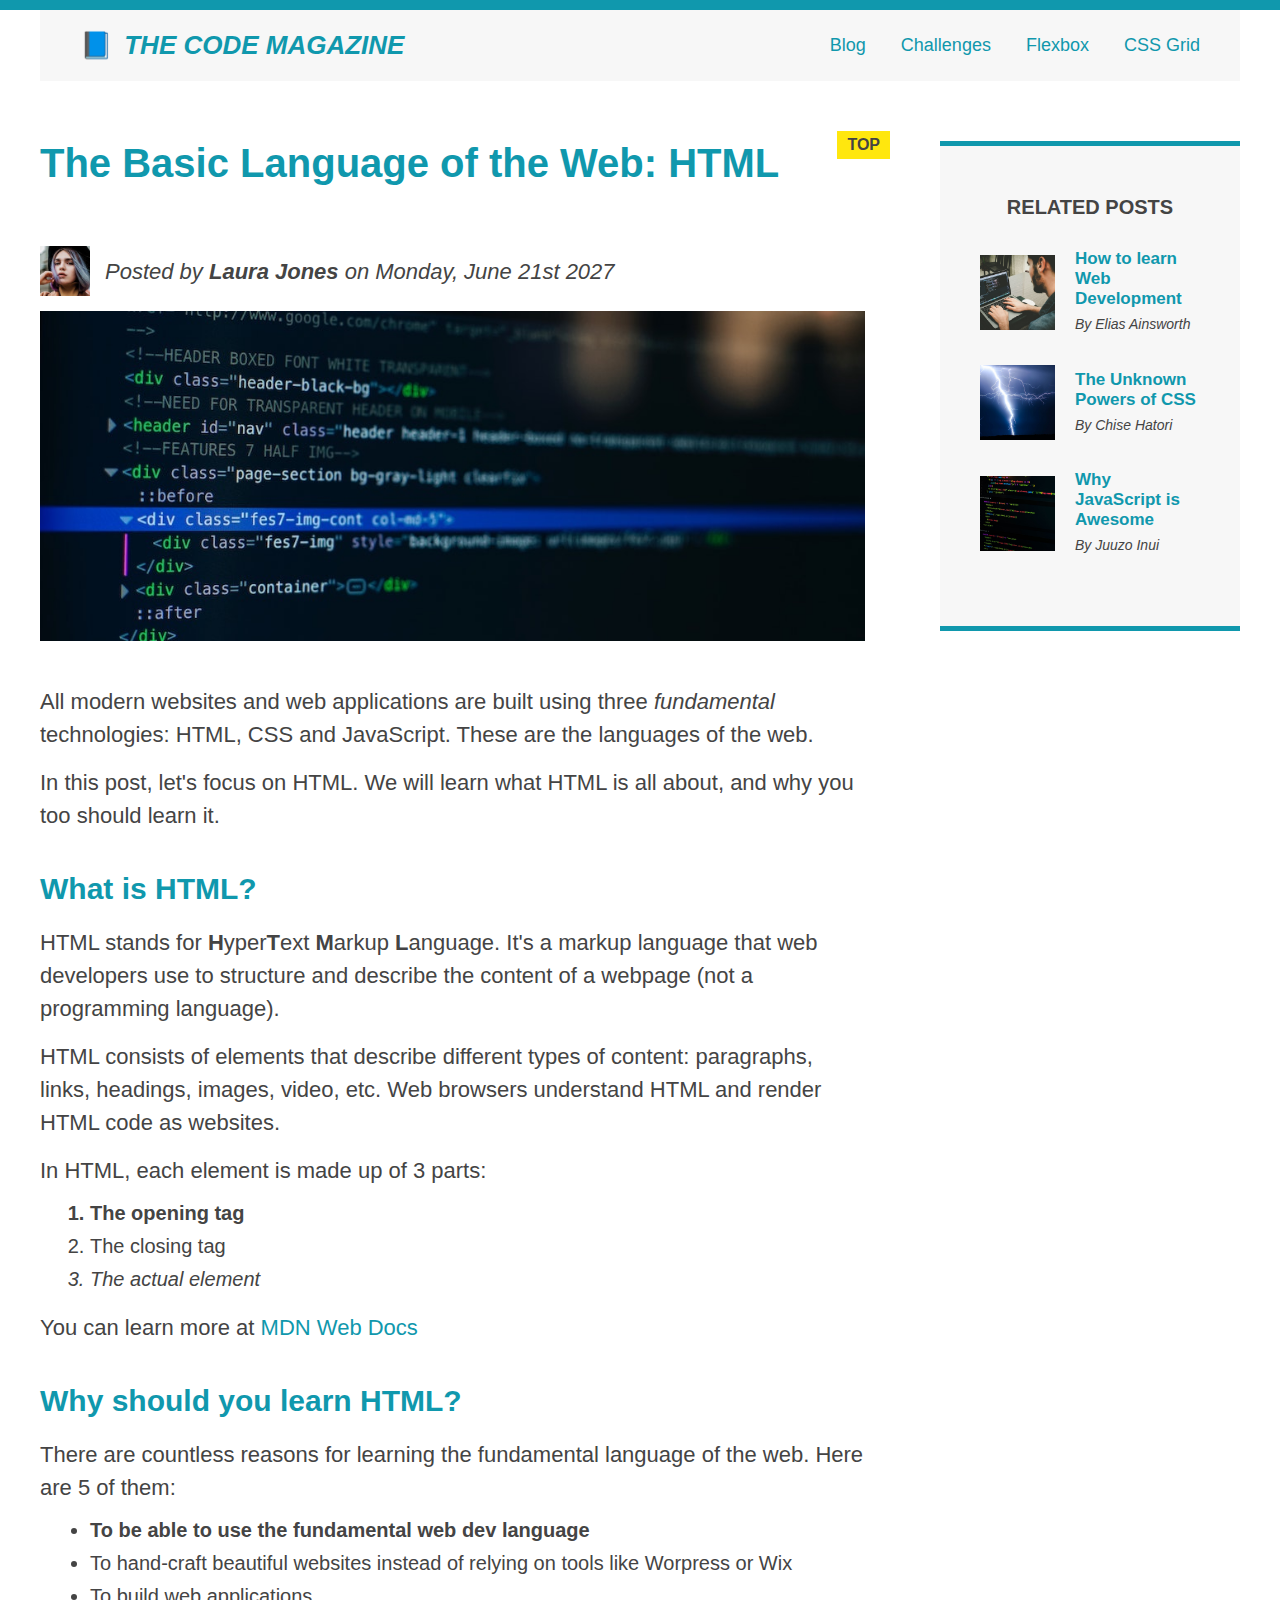
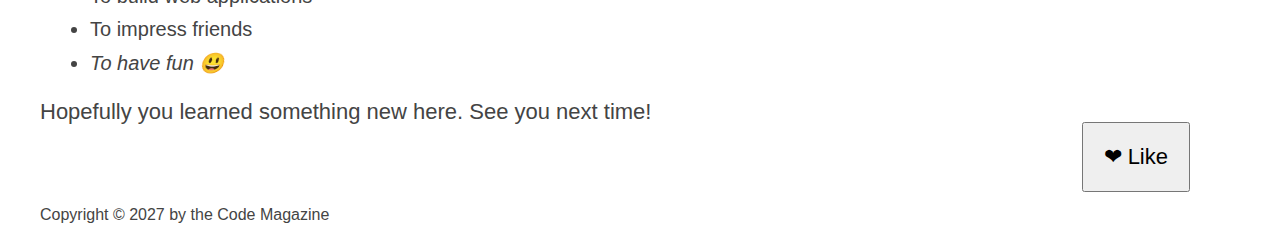
<file: index.html>
<!DOCTYPE html>
<!-- https://github.com/rogueassassin11/repeat.git -->

<html lang="en">
  <head>
    <meta charset="UTF-8" />
    <title>The Basic Language of the Web: HTML</title>
    <link rel="stylesheet" href="style.css" />
  </head>
  <body>
    <div class="container">
      <header class="main-header clearfix">
        <h1>📘 The Code Magazine</h1>

        <nav>
          <a href="blog.html">Blog</a>
          <a href="#">Challenges</a>
          <a href="flexbox.html">Flexbox</a>
          <a href="css-grid.html">CSS Grid</a>
        </nav>

        <!-- <div class="clear"></div> -->
      </header>

      <!-- <div class="row"> -->
      <article>
        <header class="post-header">
          <h2>The Basic Language of the Web: HTML</h2>

          <div class="author-box">
            <img
              src="img/laura-jones.jpg"
              alt="Photo of Laura Jones"
              width="50"
              height="50"
              class="author-img"
            />
            <p id="author" class="author">
              Posted by <strong>Laura Jones</strong> on Monday, June 21st 2027
            </p>
          </div>

          <img
            src="img/post-img.jpg"
            alt="HTML code on a screen"
            width="500"
            height="200"
            class="post-img"
          />

          <button>❤ Like</button>
        </header>

        <p>
          All modern websites and web applications are built using three
          <em>fundamental</em> technologies: HTML, CSS and JavaScript. These are
          the languages of the web.
        </p>
        <p>
          In this post, let's focus on HTML. We will learn what HTML is all
          about, and why you too should learn it.
        </p>

        <h3>What is HTML?</h3>
        <p>
          HTML stands for <strong>H</strong>yper<strong>T</strong>ext
          <strong>M</strong>arkup <strong>L</strong>anguage. It's a markup
          language that web developers use to structure and describe the content
          of a webpage (not a programming language).
        </p>

        <p>
          HTML consists of elements that describe different types of content:
          paragraphs, links, headings, images, video, etc. Web browsers
          understand HTML and render HTML code as websites.
        </p>

        <p>In HTML, each element is made up of 3 parts:</p>

        <ol>
          <li>The opening tag</li>
          <li>The closing tag</li>
          <li>The actual element</li>
        </ol>

        <p>
          You can learn more at
          <a
            href="https://developer.mozilla.org/en-US/docs/Web/HTML"
            target="_blank"
            >MDN Web Docs</a
          >
        </p>

        <h3>Why should you learn HTML?</h3>
        <p>
          There are countless reasons for learning the fundamental language of
          the web. Here are 5 of them:
        </p>

        <ul>
          <li>To be able to use the fundamental web dev language</li>
          <li>
            To hand-craft beautiful websites instead of relying on tools like
            Worpress or Wix
          </li>
          <li>To build web applications</li>
          <li>To impress friends</li>
          <li>To have fun 😃</li>
        </ul>

        <p>Hopefully you learned something new here. See you next time!</p>
      </article>

      <aside>
        <h4>Related Posts</h4>
        <ul class="related">
          <li class="related-post">
            <img
              src="img/related-1.jpg"
              alt="Man typing on a computer"
              width="75"
              height="75"
            />
            <div>
              <a href="#" class="related-link">How to learn Web Development</a>
              <p class="related-author">By Elias Ainsworth</p>
            </div>
          </li>
          <li class="related-post">
            <img
              src="img/related-2.jpg"
              alt="Lightning"
              width="75"
              height="75"
            />
            <div>
              <a href="#" class="related-link">The Unknown Powers of CSS</a>
              <p class="related-author">By Chise Hatori</p>
            </div>
          </li>
          <li class="related-post">
            <img
              src="img/related-3.jpg"
              alt="Lines of code on a screen"
              width="75"
              height="75"
            />
            <div>
              <a href="#" class="related-link">Why JavaScript is Awesome</a>
              <p class="related-author">By Juuzo Inui</p>
            </div>
          </li>
        </ul>
      </aside>
      <!-- </div> -->

      <footer>
        <p id="copyright" class="copyright text">
          Copyright &copy; 2027 by the Code Magazine
        </p>
      </footer>
    </div>
  </body>
</html>
</file>
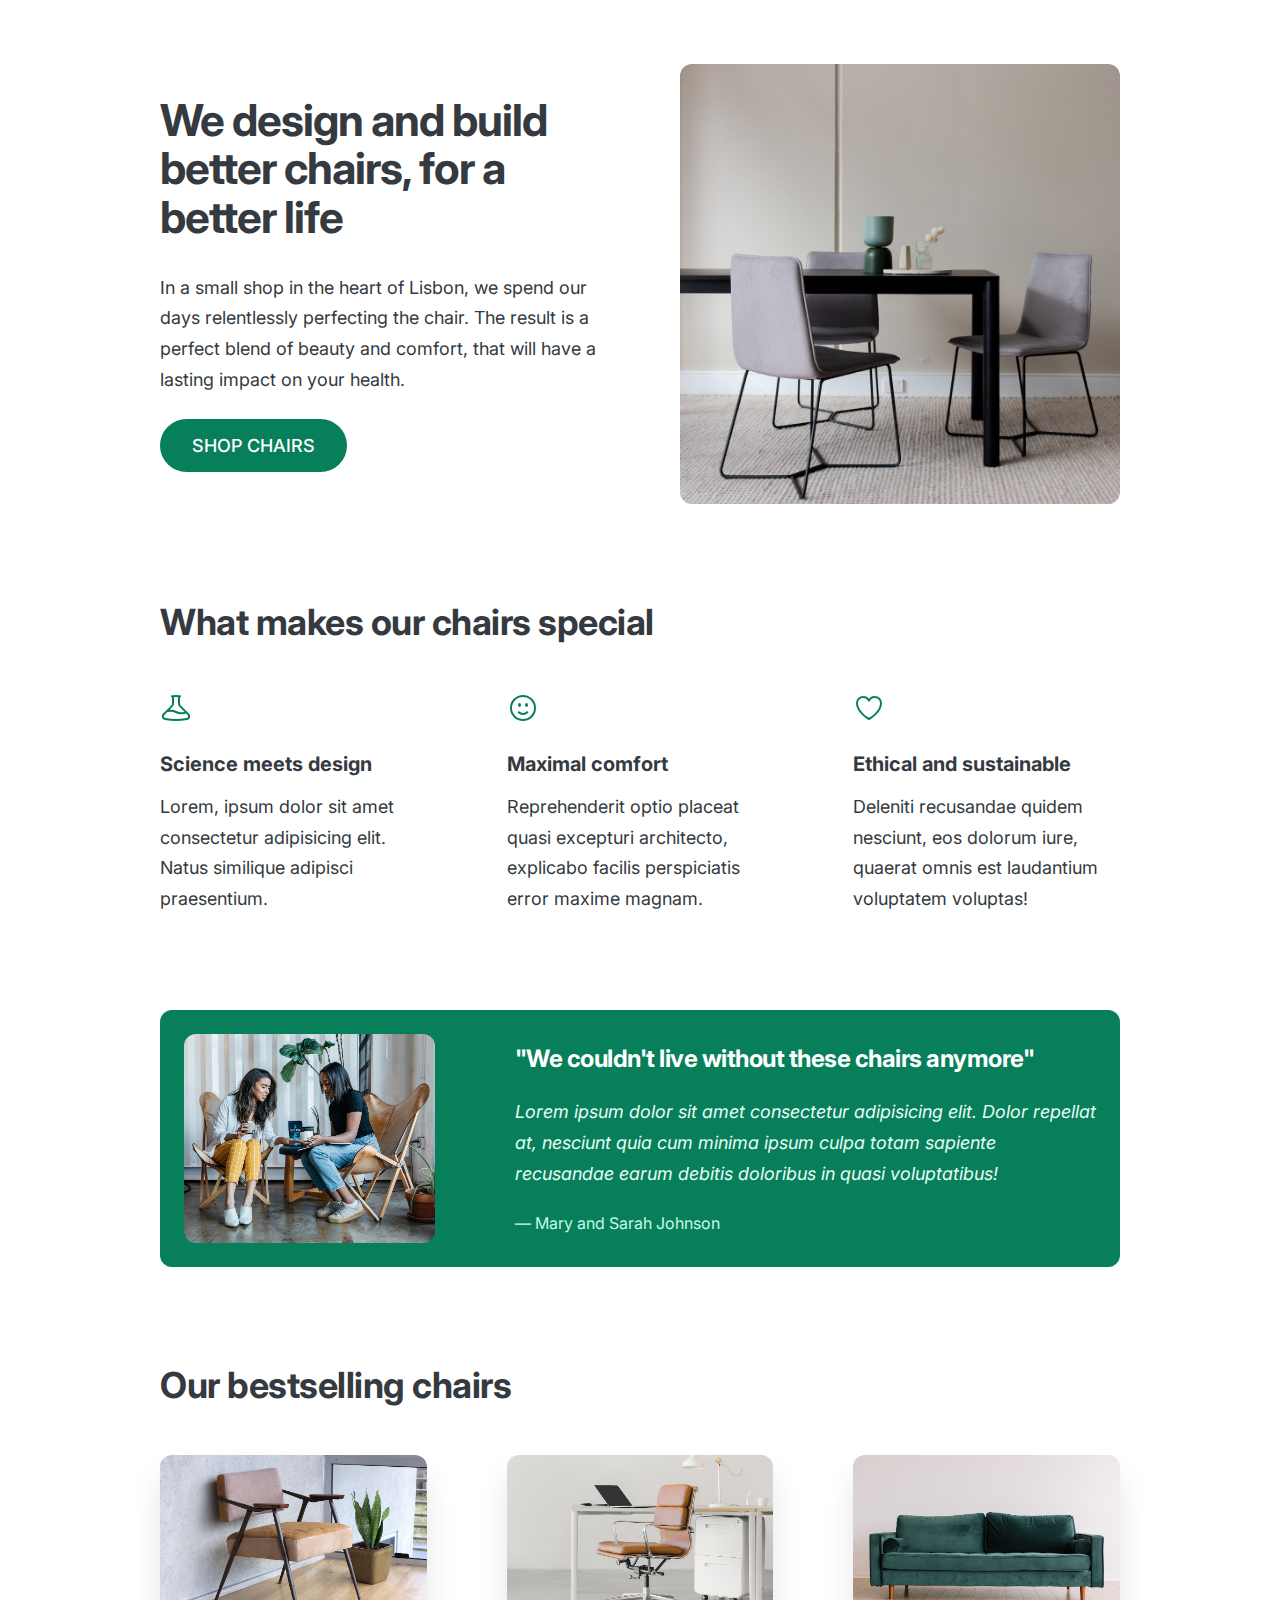
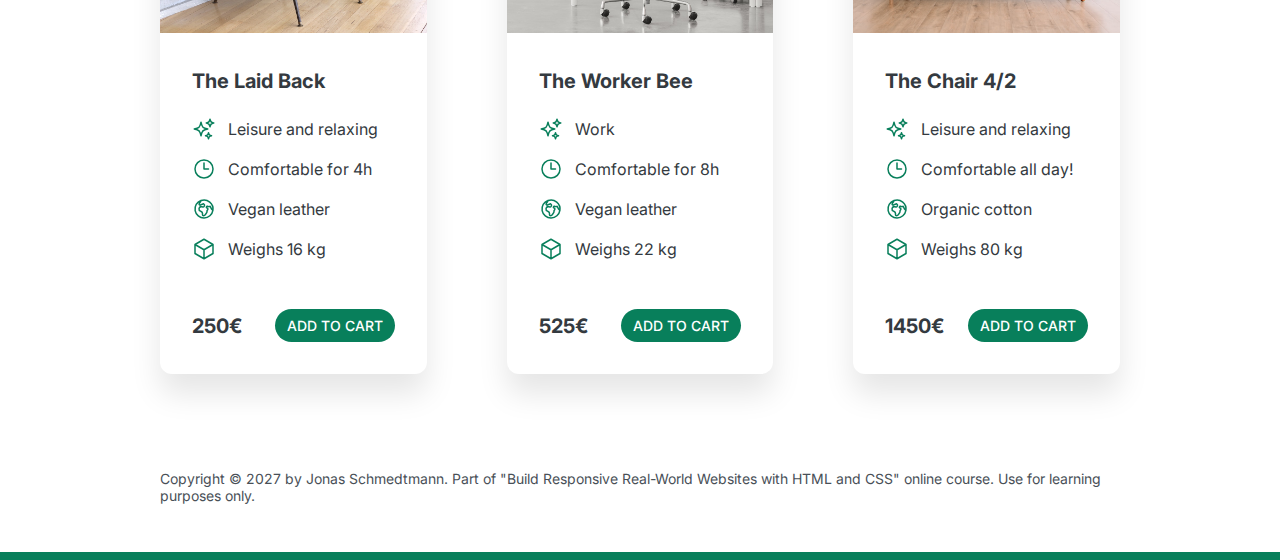
<file: 05-Design/index.html>
<!DOCTYPE html>
<html lang="en">
  <head>
    <meta charset="UTF-8" />
    <meta http-equiv="X-UA-Compatible" content="IE=edge" />
    <meta name="viewport" content="width=device-width, initial-scale=1.0" />

    <!-- GOOGLE FONT SELECTED -->
    <link rel="preconnect" href="https://fonts.googleapis.com" />
    <link rel="preconnect" href="https://fonts.gstatic.com" crossorigin />
    <link
      href="https://fonts.googleapis.com/css2?family=Inter:wght@400;500;700&display=swap"
      rel="stylesheet"
    />

    <link rel="stylesheet" href="style.css" />
    <title>Lisbon Chair Shop</title>
  </head>
  <body>
    <div class="container">
      <header>
        <div class="header-text-box">
          <h1>We design and build better chairs, for a better life</h1>
          <p class="header-text">
            In a small shop in the heart of Lisbon, we spend our days
            relentlessly perfecting the chair. The result is a perfect blend of
            beauty and comfort, that will have a lasting impact on your health.
          </p>
          <a class="btn btn--big" href="#">Shop chairs</a>
        </div>
        <img src="hero.jpg" alt="Photo" />
      </header>

      <section>
        <h2>What makes our chairs special</h2>
        <div class="grid-3-cols">
          <div>
            <svg
              xmlns="http://www.w3.org/2000/svg"
              fill="none"
              viewBox="0 0 24 24"
              stroke-width="1.5"
              stroke="currentColor"
              class="features-icon"
            >
              <path
                stroke-linecap="round"
                stroke-linejoin="round"
                d="M9.75 3.104v5.714a2.25 2.25 0 01-.659 1.591L5 14.5M9.75 3.104c-.251.023-.501.05-.75.082m.75-.082a24.301 24.301 0 014.5 0m0 0v5.714c0 .597.237 1.17.659 1.591L19.8 15.3M14.25 3.104c.251.023.501.05.75.082M19.8 15.3l-1.57.393A9.065 9.065 0 0112 15a9.065 9.065 0 00-6.23-.693L5 14.5m14.8.8l1.402 1.402c1.232 1.232.65 3.318-1.067 3.611A48.309 48.309 0 0112 21c-2.773 0-5.491-.235-8.135-.687-1.718-.293-2.3-2.379-1.067-3.61L5 14.5"
              />
            </svg>

            <p class="features-title"><strong>Science meets design</strong></p>
            <p class="features-text">
              Lorem, ipsum dolor sit amet consectetur adipisicing elit. Natus
              similique adipisci praesentium.
            </p>
          </div>

          <div>
            <svg
              xmlns="http://www.w3.org/2000/svg"
              fill="none"
              viewBox="0 0 24 24"
              stroke-width="1.5"
              stroke="currentColor"
              class="features-icon"
            >
              <path
                stroke-linecap="round"
                stroke-linejoin="round"
                d="M15.182 15.182a4.5 4.5 0 01-6.364 0M21 12a9 9 0 11-18 0 9 9 0 0118 0zM9.75 9.75c0 .414-.168.75-.375.75S9 10.164 9 9.75 9.168 9 9.375 9s.375.336.375.75zm-.375 0h.008v.015h-.008V9.75zm5.625 0c0 .414-.168.75-.375.75s-.375-.336-.375-.75.168-.75.375-.75.375.336.375.75zm-.375 0h.008v.015h-.008V9.75z"
              />
            </svg>

            <p class="features-title">
              <strong>Maximal comfort</strong>
            </p>
            <p class="features-text">
              Reprehenderit optio placeat quasi excepturi architecto, explicabo
              facilis perspiciatis error maxime magnam.
            </p>
          </div>

          <div>
            <svg
              xmlns="http://www.w3.org/2000/svg"
              fill="none"
              viewBox="0 0 24 24"
              stroke-width="1.5"
              stroke="currentColor"
              class="features-icon"
            >
              <path
                stroke-linecap="round"
                stroke-linejoin="round"
                d="M21 8.25c0-2.485-2.099-4.5-4.688-4.5-1.935 0-3.597 1.126-4.312 2.733-.715-1.607-2.377-2.733-4.313-2.733C5.1 3.75 3 5.765 3 8.25c0 7.22 9 12 9 12s9-4.78 9-12z"
              />
            </svg>

            <p class="features-title">
              <strong>Ethical and sustainable</strong>
            </p>
            <p class="features-text">
              Deleniti recusandae quidem nesciunt, eos dolorum iure, quaerat
              omnis est laudantium voluptatem voluptas!
            </p>
          </div>
        </div>
      </section>

      <section class="testimonial-section">
        <div class="grid-3-cols">
          <img src="customers.jpg" alt="People sitting on chairs" />
          <div class="testimonial-box">
            <h2>"We couldn't live without these chairs anymore"</h2>
            <blockquote class="testimonial-text">
              Lorem ipsum dolor sit amet consectetur adipisicing elit. Dolor
              repellat at, nesciunt quia cum minima ipsum culpa totam sapiente
              recusandae earum debitis doloribus in quasi voluptatibus!
            </blockquote>
            <p class="testimonial-author">&mdash; Mary and Sarah Johnson</p>
          </div>
        </div>
      </section>

      <section>
        <h2>Our bestselling chairs</h2>
        <div class="grid-3-cols">
          <figure class="chair">
            <img src="chair-1.jpg" alt="Chair" />
            <div class="chair-box">
              <h3>The Laid Back</h3>
              <ul class="chair-details">
                <li>
                  <!-- Span is a generic INLINE text element, it doesn't have any meaning. It's like a div element, but inline -->
                  <svg
                    xmlns="http://www.w3.org/2000/svg"
                    fill="none"
                    viewBox="0 0 24 24"
                    stroke-width="1.5"
                    stroke="currentColor"
                    class="chair-icon"
                  >
                    <path
                      stroke-linecap="round"
                      stroke-linejoin="round"
                      d="M9.813 15.904L9 18.75l-.813-2.846a4.5 4.5 0 00-3.09-3.09L2.25 12l2.846-.813a4.5 4.5 0 003.09-3.09L9 5.25l.813 2.846a4.5 4.5 0 003.09 3.09L15.75 12l-2.846.813a4.5 4.5 0 00-3.09 3.09zM18.259 8.715L18 9.75l-.259-1.035a3.375 3.375 0 00-2.455-2.456L14.25 6l1.036-.259a3.375 3.375 0 002.455-2.456L18 2.25l.259 1.035a3.375 3.375 0 002.456 2.456L21.75 6l-1.035.259a3.375 3.375 0 00-2.456 2.456zM16.894 20.567L16.5 21.75l-.394-1.183a2.25 2.25 0 00-1.423-1.423L13.5 18.75l1.183-.394a2.25 2.25 0 001.423-1.423l.394-1.183.394 1.183a2.25 2.25 0 001.423 1.423l1.183.394-1.183.394a2.25 2.25 0 00-1.423 1.423z"
                    />
                  </svg>

                  <span>Leisure and relaxing</span>
                </li>
                <li>
                  <svg
                    xmlns="http://www.w3.org/2000/svg"
                    fill="none"
                    viewBox="0 0 24 24"
                    stroke-width="1.5"
                    stroke="currentColor"
                    class="chair-icon"
                  >
                    <path
                      stroke-linecap="round"
                      stroke-linejoin="round"
                      d="M12 6v6h4.5m4.5 0a9 9 0 11-18 0 9 9 0 0118 0z"
                    />
                  </svg>

                  <span>Comfortable for 4h</span>
                </li>
                <li>
                  <svg
                    xmlns="http://www.w3.org/2000/svg"
                    fill="none"
                    viewBox="0 0 24 24"
                    stroke-width="1.5"
                    stroke="currentColor"
                    class="chair-icon"
                  >
                    <path
                      stroke-linecap="round"
                      stroke-linejoin="round"
                      d="M20.893 13.393l-1.135-1.135a2.252 2.252 0 01-.421-.585l-1.08-2.16a.414.414 0 00-.663-.107.827.827 0 01-.812.21l-1.273-.363a.89.89 0 00-.738 1.595l.587.39c.59.395.674 1.23.172 1.732l-.2.2c-.212.212-.33.498-.33.796v.41c0 .409-.11.809-.32 1.158l-1.315 2.191a2.11 2.11 0 01-1.81 1.025 1.055 1.055 0 01-1.055-1.055v-1.172c0-.92-.56-1.747-1.414-2.089l-.655-.261a2.25 2.25 0 01-1.383-2.46l.007-.042a2.25 2.25 0 01.29-.787l.09-.15a2.25 2.25 0 012.37-1.048l1.178.236a1.125 1.125 0 001.302-.795l.208-.73a1.125 1.125 0 00-.578-1.315l-.665-.332-.091.091a2.25 2.25 0 01-1.591.659h-.18c-.249 0-.487.1-.662.274a.931.931 0 01-1.458-1.137l1.411-2.353a2.25 2.25 0 00.286-.76m11.928 9.869A9 9 0 008.965 3.525m11.928 9.868A9 9 0 118.965 3.525"
                    />
                  </svg>

                  <span>Vegan leather</span>
                </li>
                <li>
                  <svg
                    xmlns="http://www.w3.org/2000/svg"
                    fill="none"
                    viewBox="0 0 24 24"
                    stroke-width="1.5"
                    stroke="currentColor"
                    class="chair-icon"
                  >
                    <path
                      stroke-linecap="round"
                      stroke-linejoin="round"
                      d="M21 7.5l-9-5.25L3 7.5m18 0l-9 5.25m9-5.25v9l-9 5.25M3 7.5l9 5.25M3 7.5v9l9 5.25m0-9v9"
                    />
                  </svg>
                  <span>Weighs 16 kg</span>
                </li>
              </ul>
              <div class="chair-price">
                <strong>250€</strong>
                <a href="#" class="btn btn--small">Add to cart</a>
              </div>
            </div>
          </figure>

          <figure class="chair">
            <img src="chair-2.jpg" alt="Chair" />
            <div class="chair-box">
              <h3>The Worker Bee</h3>
              <ul class="chair-details">
                <li>
                  <svg
                    xmlns="http://www.w3.org/2000/svg"
                    fill="none"
                    viewBox="0 0 24 24"
                    stroke-width="1.5"
                    stroke="currentColor"
                    class="chair-icon"
                  >
                    <path
                      stroke-linecap="round"
                      stroke-linejoin="round"
                      d="M9.813 15.904L9 18.75l-.813-2.846a4.5 4.5 0 00-3.09-3.09L2.25 12l2.846-.813a4.5 4.5 0 003.09-3.09L9 5.25l.813 2.846a4.5 4.5 0 003.09 3.09L15.75 12l-2.846.813a4.5 4.5 0 00-3.09 3.09zM18.259 8.715L18 9.75l-.259-1.035a3.375 3.375 0 00-2.455-2.456L14.25 6l1.036-.259a3.375 3.375 0 002.455-2.456L18 2.25l.259 1.035a3.375 3.375 0 002.456 2.456L21.75 6l-1.035.259a3.375 3.375 0 00-2.456 2.456zM16.894 20.567L16.5 21.75l-.394-1.183a2.25 2.25 0 00-1.423-1.423L13.5 18.75l1.183-.394a2.25 2.25 0 001.423-1.423l.394-1.183.394 1.183a2.25 2.25 0 001.423 1.423l1.183.394-1.183.394a2.25 2.25 0 00-1.423 1.423z"
                    />
                  </svg>
                  <span>Work</span>
                </li>
                <li>
                  <svg
                    xmlns="http://www.w3.org/2000/svg"
                    fill="none"
                    viewBox="0 0 24 24"
                    stroke-width="1.5"
                    stroke="currentColor"
                    class="chair-icon"
                  >
                    <path
                      stroke-linecap="round"
                      stroke-linejoin="round"
                      d="M12 6v6h4.5m4.5 0a9 9 0 11-18 0 9 9 0 0118 0z"
                    />
                  </svg>
                  <span>Comfortable for 8h</span>
                </li>
                <li>
                  <svg
                    xmlns="http://www.w3.org/2000/svg"
                    fill="none"
                    viewBox="0 0 24 24"
                    stroke-width="1.5"
                    stroke="currentColor"
                    class="chair-icon"
                  >
                    <path
                      stroke-linecap="round"
                      stroke-linejoin="round"
                      d="M20.893 13.393l-1.135-1.135a2.252 2.252 0 01-.421-.585l-1.08-2.16a.414.414 0 00-.663-.107.827.827 0 01-.812.21l-1.273-.363a.89.89 0 00-.738 1.595l.587.39c.59.395.674 1.23.172 1.732l-.2.2c-.212.212-.33.498-.33.796v.41c0 .409-.11.809-.32 1.158l-1.315 2.191a2.11 2.11 0 01-1.81 1.025 1.055 1.055 0 01-1.055-1.055v-1.172c0-.92-.56-1.747-1.414-2.089l-.655-.261a2.25 2.25 0 01-1.383-2.46l.007-.042a2.25 2.25 0 01.29-.787l.09-.15a2.25 2.25 0 012.37-1.048l1.178.236a1.125 1.125 0 001.302-.795l.208-.73a1.125 1.125 0 00-.578-1.315l-.665-.332-.091.091a2.25 2.25 0 01-1.591.659h-.18c-.249 0-.487.1-.662.274a.931.931 0 01-1.458-1.137l1.411-2.353a2.25 2.25 0 00.286-.76m11.928 9.869A9 9 0 008.965 3.525m11.928 9.868A9 9 0 118.965 3.525"
                    />
                  </svg>
                  <span>Vegan leather</span>
                </li>
                <li>
                  <svg
                    xmlns="http://www.w3.org/2000/svg"
                    fill="none"
                    viewBox="0 0 24 24"
                    stroke-width="1.5"
                    stroke="currentColor"
                    class="chair-icon"
                  >
                    <path
                      stroke-linecap="round"
                      stroke-linejoin="round"
                      d="M21 7.5l-9-5.25L3 7.5m18 0l-9 5.25m9-5.25v9l-9 5.25M3 7.5l9 5.25M3 7.5v9l9 5.25m0-9v9"
                    />
                  </svg>

                  <span>Weighs 22 kg</span>
                </li>
              </ul>
              <div class="chair-price">
                <strong>525€</strong>
                <a href="#" class="btn btn--small">Add to cart</a>
              </div>
            </div>
          </figure>

          <figure class="chair">
            <img src="chair-3.jpg" alt="Chair" />
            <div class="chair-box">
              <h3>The Chair 4/2</h3>
              <ul class="chair-details">
                <li>
                  <svg
                    xmlns="http://www.w3.org/2000/svg"
                    fill="none"
                    viewBox="0 0 24 24"
                    stroke-width="1.5"
                    stroke="currentColor"
                    class="chair-icon"
                  >
                    <path
                      stroke-linecap="round"
                      stroke-linejoin="round"
                      d="M9.813 15.904L9 18.75l-.813-2.846a4.5 4.5 0 00-3.09-3.09L2.25 12l2.846-.813a4.5 4.5 0 003.09-3.09L9 5.25l.813 2.846a4.5 4.5 0 003.09 3.09L15.75 12l-2.846.813a4.5 4.5 0 00-3.09 3.09zM18.259 8.715L18 9.75l-.259-1.035a3.375 3.375 0 00-2.455-2.456L14.25 6l1.036-.259a3.375 3.375 0 002.455-2.456L18 2.25l.259 1.035a3.375 3.375 0 002.456 2.456L21.75 6l-1.035.259a3.375 3.375 0 00-2.456 2.456zM16.894 20.567L16.5 21.75l-.394-1.183a2.25 2.25 0 00-1.423-1.423L13.5 18.75l1.183-.394a2.25 2.25 0 001.423-1.423l.394-1.183.394 1.183a2.25 2.25 0 001.423 1.423l1.183.394-1.183.394a2.25 2.25 0 00-1.423 1.423z"
                    />
                  </svg>
                  <span>Leisure and relaxing</span>
                </li>
                <li>
                  <svg
                    xmlns="http://www.w3.org/2000/svg"
                    fill="none"
                    viewBox="0 0 24 24"
                    stroke-width="1.5"
                    stroke="currentColor"
                    class="chair-icon"
                  >
                    <path
                      stroke-linecap="round"
                      stroke-linejoin="round"
                      d="M12 6v6h4.5m4.5 0a9 9 0 11-18 0 9 9 0 0118 0z"
                    />
                  </svg>
                  <span>Comfortable all day!</span>
                </li>
                <li>
                  <svg
                    xmlns="http://www.w3.org/2000/svg"
                    fill="none"
                    viewBox="0 0 24 24"
                    stroke-width="1.5"
                    stroke="currentColor"
                    class="chair-icon"
                  >
                    <path
                      stroke-linecap="round"
                      stroke-linejoin="round"
                      d="M20.893 13.393l-1.135-1.135a2.252 2.252 0 01-.421-.585l-1.08-2.16a.414.414 0 00-.663-.107.827.827 0 01-.812.21l-1.273-.363a.89.89 0 00-.738 1.595l.587.39c.59.395.674 1.23.172 1.732l-.2.2c-.212.212-.33.498-.33.796v.41c0 .409-.11.809-.32 1.158l-1.315 2.191a2.11 2.11 0 01-1.81 1.025 1.055 1.055 0 01-1.055-1.055v-1.172c0-.92-.56-1.747-1.414-2.089l-.655-.261a2.25 2.25 0 01-1.383-2.46l.007-.042a2.25 2.25 0 01.29-.787l.09-.15a2.25 2.25 0 012.37-1.048l1.178.236a1.125 1.125 0 001.302-.795l.208-.73a1.125 1.125 0 00-.578-1.315l-.665-.332-.091.091a2.25 2.25 0 01-1.591.659h-.18c-.249 0-.487.1-.662.274a.931.931 0 01-1.458-1.137l1.411-2.353a2.25 2.25 0 00.286-.76m11.928 9.869A9 9 0 008.965 3.525m11.928 9.868A9 9 0 118.965 3.525"
                    />
                  </svg>
                  <span>Organic cotton</span>
                </li>
                <li>
                  <svg
                    xmlns="http://www.w3.org/2000/svg"
                    fill="none"
                    viewBox="0 0 24 24"
                    stroke-width="1.5"
                    stroke="currentColor"
                    class="chair-icon"
                  >
                    <path
                      stroke-linecap="round"
                      stroke-linejoin="round"
                      d="M21 7.5l-9-5.25L3 7.5m18 0l-9 5.25m9-5.25v9l-9 5.25M3 7.5l9 5.25M3 7.5v9l9 5.25m0-9v9"
                    />
                  </svg>
                  <span>Weighs 80 kg</span>
                </li>
              </ul>
              <div class="chair-price">
                <strong>1450€</strong>
                <a href="#" class="btn btn--small">Add to cart</a>
              </div>
            </div>
          </figure>
        </div>
      </section>

      <footer>
        Copyright &copy; 2027 by Jonas Schmedtmann. Part of "Build Responsive
        Real-World Websites with HTML and CSS" online course. Use for learning
        purposes only.
      </footer>
    </div>
  </body>
</html>
</file>
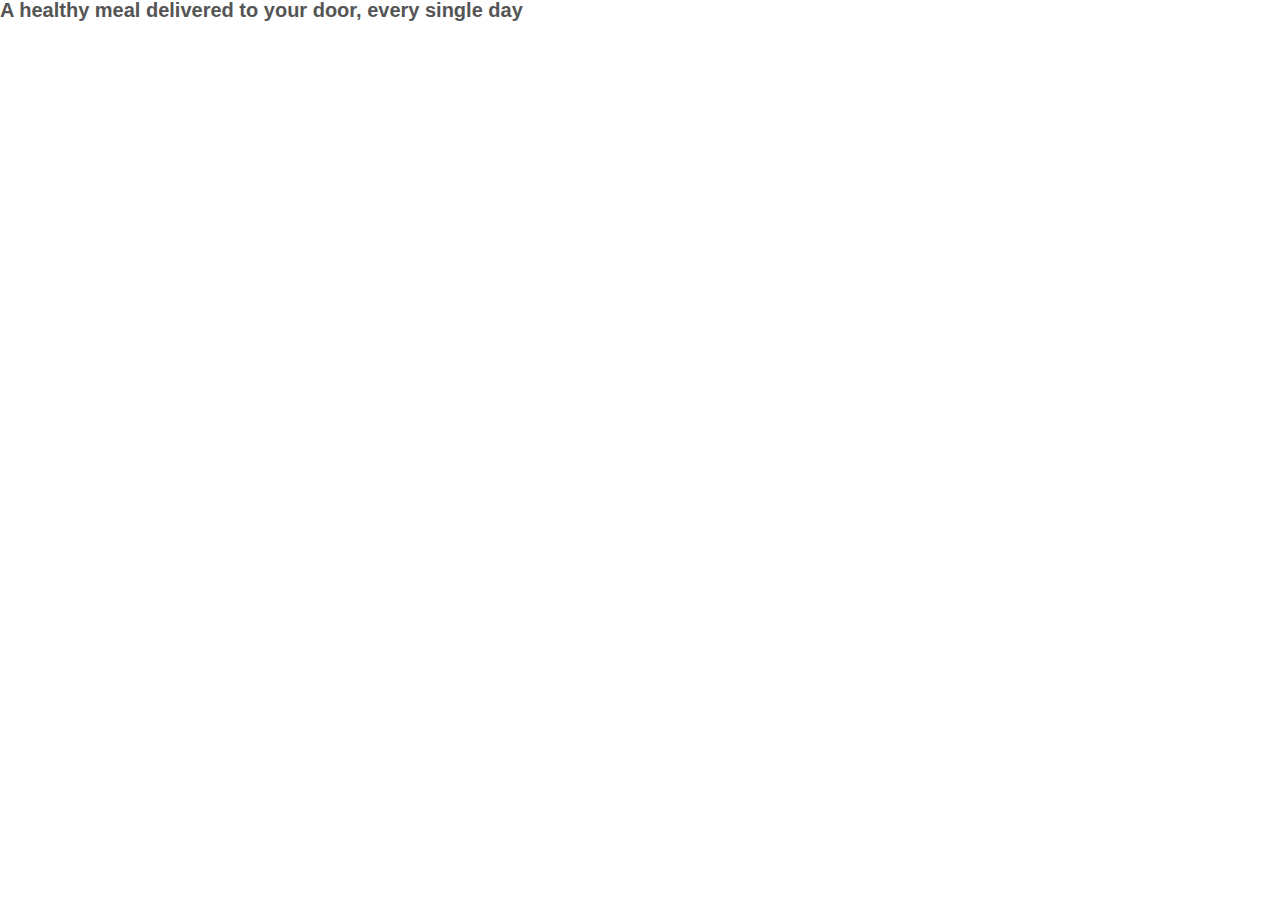
<file: 07-Omnifood-Desktop/content/index.html>
<!DOCTYPE html>
<html lang="en">
  <head>
    <meta charset="UTF-8" />
    <meta name="viewport" content="width=device-width, initial-scale=1.0" />

    <!-- OWN CSS-->
    <link rel="stylesheet" href="css/style.css" />
    <title>Omnifood</title>
  </head>

  <body>
    <h1>A healthy meal delivered to your door, every single day</h1>

    <div class="test"></div>
  </body>
</html>
</file>
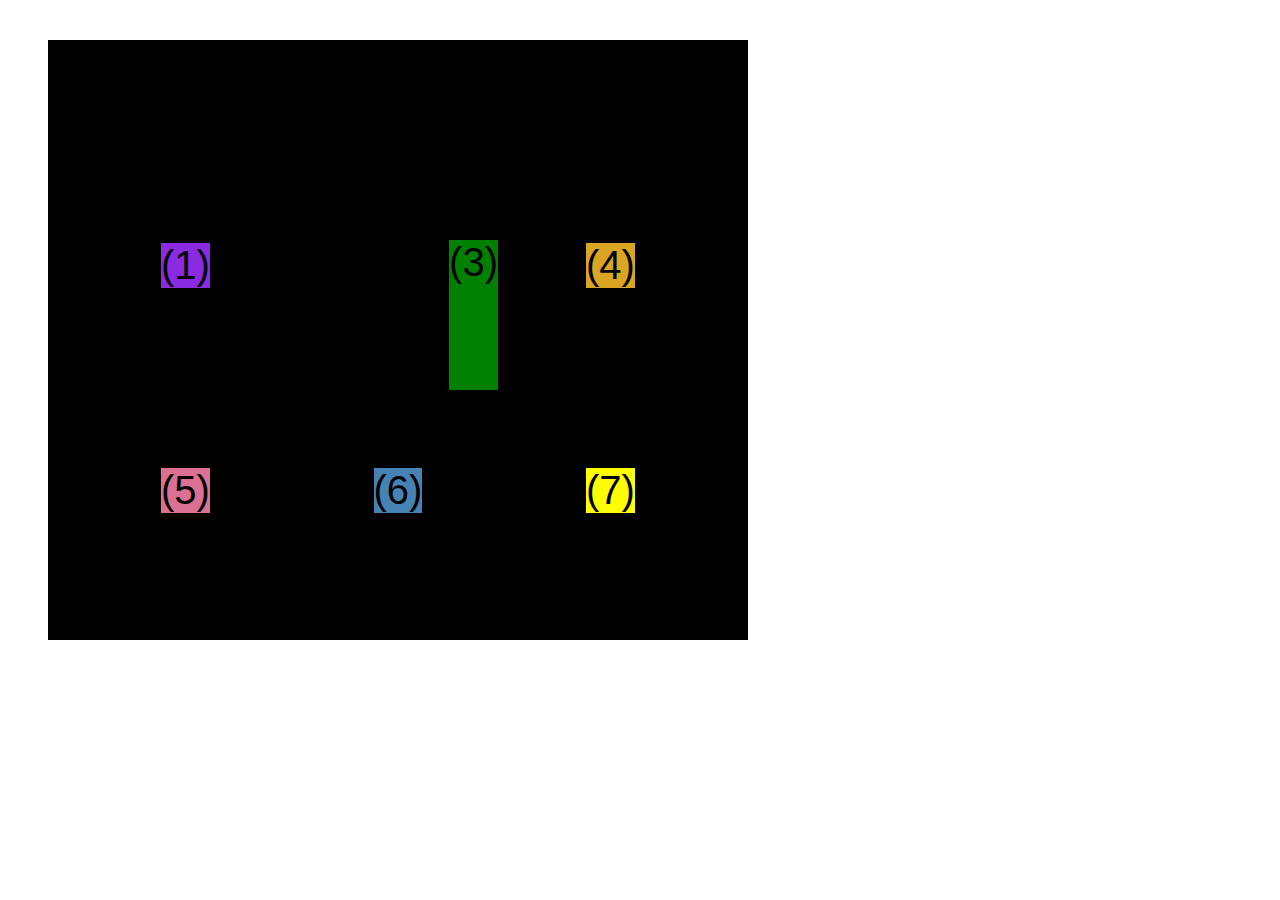
<file: css-grid.html>
<!DOCTYPE html>
<html lang="en">
  <head>
    <meta charset="UTF-8" />
    <meta http-equiv="X-UA-Compatible" content="IE=edge" />
    <meta name="viewport" content="width=device-width, initial-scale=1.0" />
    <title>CSS Grid</title>
    <style>
      .el--1 {
        background-color: blueviolet;
      }
      .el--2 {
        background-color: orangered;
      }
      .el--3 {
        background-color: green;
        height: 150px;
      }
      .el--4 {
        background-color: goldenrod;
      }
      .el--5 {
        background-color: palevioletred;
      }
      .el--6 {
        background-color: steelblue;
      }
      .el--7 {
        background-color: yellow;
      }
      .el--8 {
        background-color: crimson;
      }

      .container--1 {
        /* STARTER */
        font-family: sans-serif;
        background-color: #ddd;
        font-size: 40px;
        margin: 40px;

        /* CSS GRID */
        display: grid;
        display: none;
        /* grid-template-columns: 1fr 1fr 1fr auto; */
        /* grid-template-rows: 300px 200px; */
        /* height: 500px; */
        grid-template-columns: repeat(4, 1fr);
        grid-template-rows: 1fr 1fr;

        /* gap: 30px; */
        column-gap: 20px;
        row-gap: 40px;
      }

      .el--8 {
        grid-column: 2 / 3;
        grid-row: 1 / 3;
      }

      .el--2 {
        /* grid-column: 1 / span 3; */
        grid-column: 1 / -1;
        grid-row: 2 / 3;
      }

      .container--2 {
        /* STARTER */
        font-family: sans-serif;
        background-color: black;
        font-size: 40px;
        margin: 40px;

        width: 700px;
        height: 600px;

        /* CSS GRID */
        display: grid;
        grid-template-columns: 125px 200px 125px;
        grid-template-rows: 250px 100px;
        gap: 50px;

        /* Aligning tracks inside container: distribute empty space*/
        justify-content: center;
        /* justify-content: space-evenly; */
        align-content: center;

        /* Aligning items INSIDE the cells: */
        align-items: center;
        justify-items: center;
      }

      .el--3 {
        align-self: end;
        justify-self: end;
      }
    </style>
  </head>
  <body>
    <div class="container--1">
      <div class="el el--1">(1) HTML</div>
      <div class="el el--2">(2) and</div>
      <div class="el el--3">(3) CSS</div>
      <div class="el el--4">(4) are</div>
      <div class="el el--5">(5) amazing</div>
      <div class="el el--6">(6) languages</div>
      <div class="el el--7">(7) to</div>
      <div class="el el--8">(8) learn</div>
    </div>

    <div class="container--2">
      <div class="el el--1">(1)</div>
      <div class="el el--3">(3)</div>
      <div class="el el--4">(4)</div>
      <div class="el el--5">(5)</div>
      <div class="el el--6">(6)</div>
      <div class="el el--7">(7)</div>
    </div>
  </body>
</html>
</file>
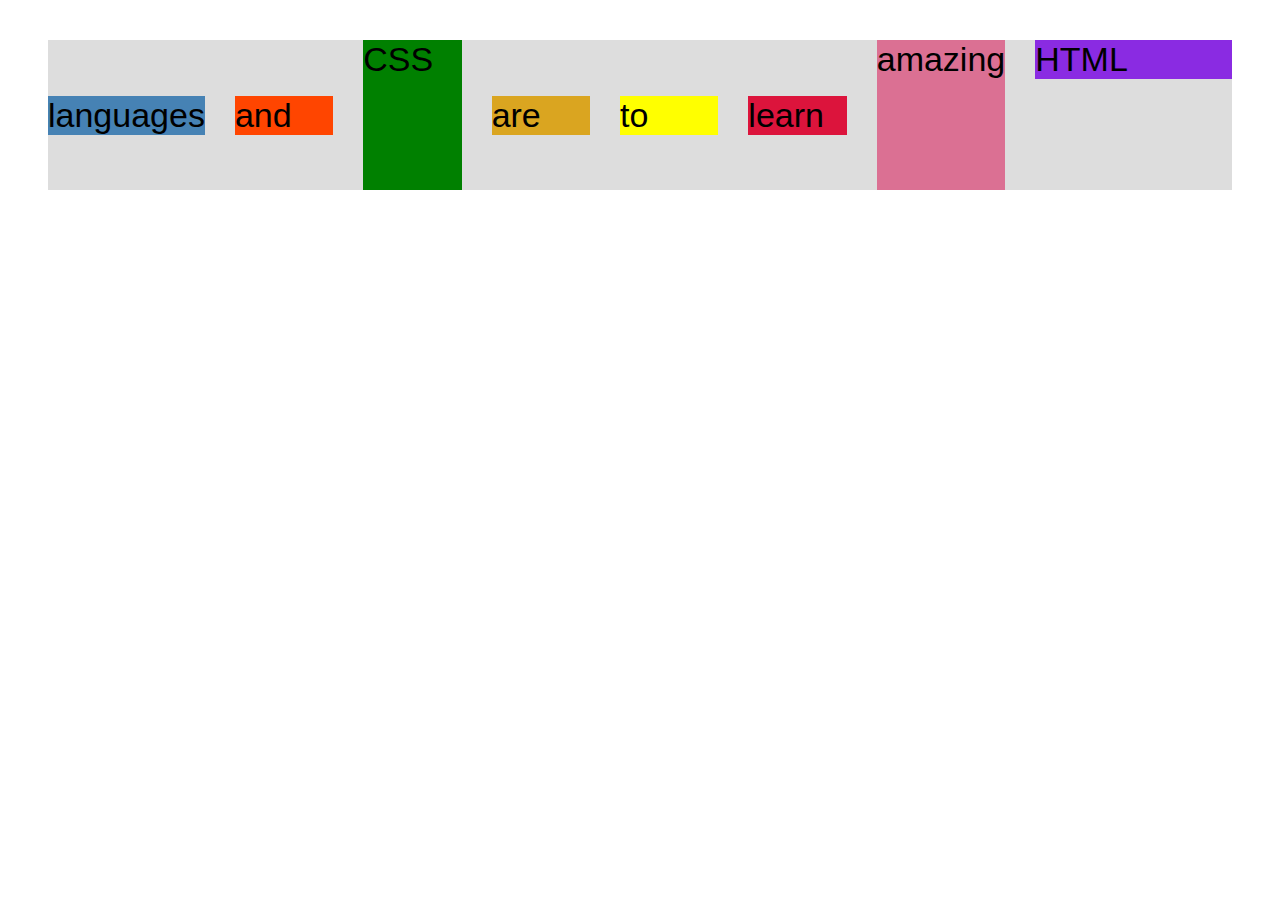
<file: flexbox.html>
<!DOCTYPE html>
<html lang="en">
  <head>
    <meta charset="UTF-8" />
    <meta http-equiv="X-UA-Compatible" content="IE=edge" />
    <meta name="viewport" content="width=device-width, initial-scale=1.0" />
    <title>Flexbox</title>
    <style>
      .el--1 {
        background-color: blueviolet;
      }
      .el--2 {
        background-color: orangered;
      }
      .el--3 {
        background-color: green;
        height: 150px;
      }
      .el--4 {
        background-color: goldenrod;
      }
      .el--5 {
        background-color: palevioletred;
      }
      .el--6 {
        background-color: steelblue;
      }
      .el--7 {
        background-color: yellow;
      }
      .el--8 {
        background-color: crimson;
      }

      .container {
        /* STARTER */
        font-family: sans-serif;
        background-color: #ddd;
        font-size: 34px;
        margin: 40px;

        /* FLEXBOX */
        display: flex;
        align-items: center;
        justify-content: space-between;
        gap: 30px;
      }

      .el {
        /* DEFAULTS 
        flex-grow: 0; -> grows item as large by default
        flex-shrink: 1; -> shrinks item by default
        flex-basis: auto; -> defines width */

        /* flex-basis: 100px; */
        /* flex-grow: 1;
        flex-shrink: 0; */
        flex: 1;
      }

      .el--1 {
        align-self: flex-start;
        order: 2;
        flex-grow: 2; /* gets double of the empty space */
      }

      .el--5 {
        align-self: stretch;
        order: 1;
      }

      .el--6 {
        order: -1;
      }
    </style>
  </head>
  <body>
    <div class="container">
      <div class="el el--1">HTML</div>
      <div class="el el--2">and</div>
      <div class="el el--3">CSS</div>
      <div class="el el--4">are</div>
      <div class="el el--5">amazing</div>
      <div class="el el--6">languages</div>
      <div class="el el--7">to</div>
      <div class="el el--8">learn</div>
    </div>
  </body>
</html>
</file>
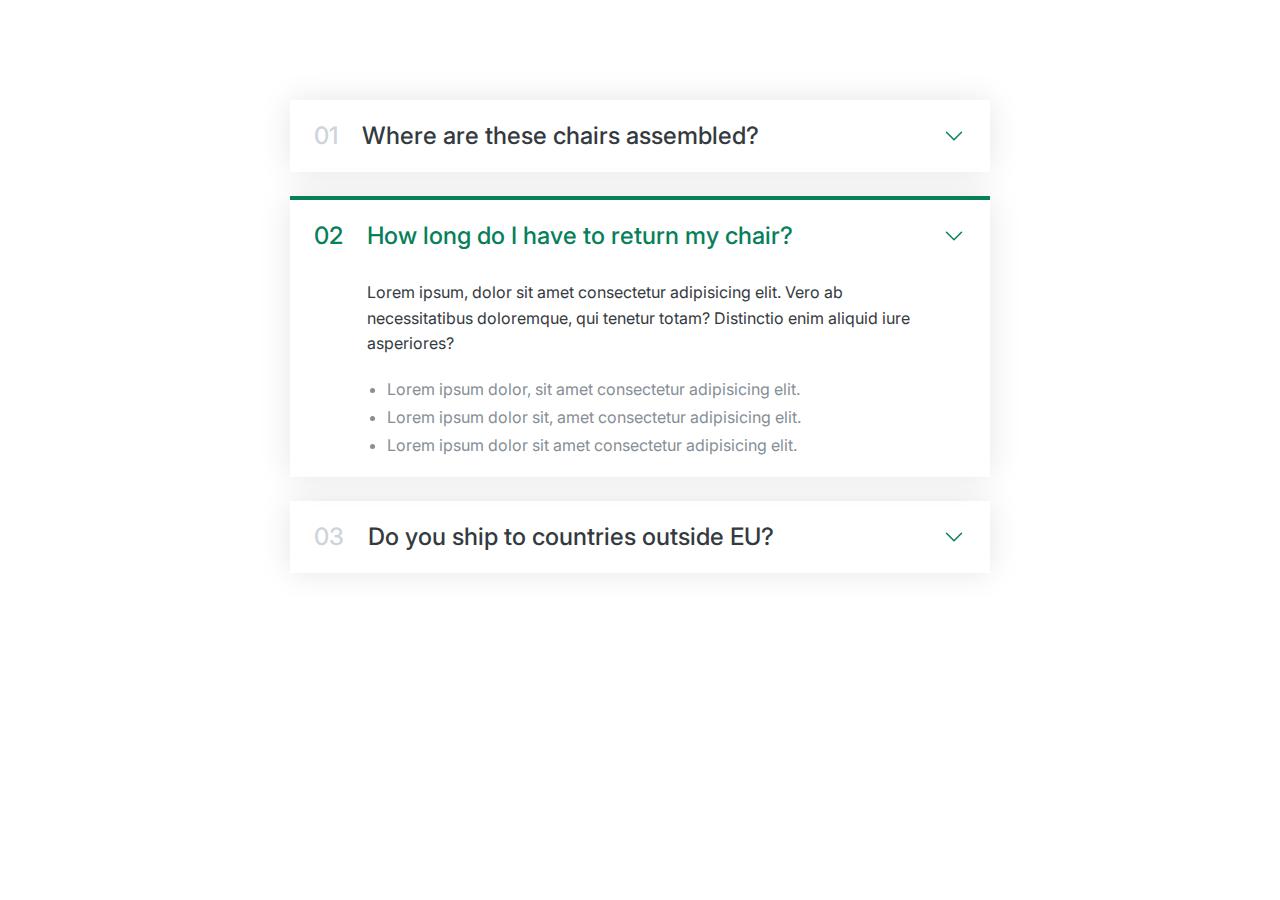
<file: 06-Components/01-accordion.html>
<!DOCTYPE html>
<html lang="en">
  <head>
    <meta charset="UTF-8" />
    <meta name="viewport" content="width=device-width, initial-scale=1.0" />
    <title>Accordion Component</title>
    <!-- GOOGLE FONT SELECTED -->
    <link rel="preconnect" href="https://fonts.googleapis.com" />
    <link rel="preconnect" href="https://fonts.gstatic.com" crossorigin />
    <link
      href="https://fonts.googleapis.com/css2?family=Inter:wght@400;500;700&display=swap"
      rel="stylesheet"
    />
    <style>
      /*
SPACING SYSTEM (px)
2 / 4 / 8 / 12 / 16 / 24 / 32 / 48 / 64 / 80 / 96 / 128

FONT SIZE SYSTEM (px)
10 / 12 / 14 / 16 / 18 / 20 / 24 / 30 / 36 / 44 / 52 / 62 / 74 / 86 / 98

https://github.com/rogueassassin11/repeat.git

MAIN COLOR: #087f5b;
GREY COLOR: #343a40;


*/

      * {
        margin: 0;
        padding: 0;
        box-sizing: border-box;
      }

      /* ------------------------ */
      /* GENERAL STYLES */
      /* ------------------------ */
      body {
        font-family: "Inter", sans-serif;
        color: #343a40;
        line-height: 1;
      }

      .accordion {
        width: 700px;
        margin: 100px auto;

        display: flex;
        flex-direction: column;
        gap: 24px;
      }

      .item {
        box-shadow: 0 0 32px rgba(0, 0, 0, 0.1);
        padding: 24px;
        display: grid;
        grid-template-columns: auto 1fr auto;
        column-gap: 24px;
        row-gap: 32px;
        align-items: center;
      }
      .number,
      .text {
        font-size: 24px;
        font-weight: 500;
        /* color: #087f5b; */
      }

      .number {
        color: #ced4da;
      }

      .icon {
        width: 24px;
        height: 24px;
        stroke: #087f5b;
      }
      .hidden-box {
        grid-column: 2;
        display: none;
      }

      .hidden-box p {
        line-height: 1.6;
        margin-bottom: 24px;
      }

      .hidden-box ul {
        color: #868e96;
        margin-left: 20px;
        display: flex;
        flex-direction: column;
        gap: 12px;
      }

      /* OPEN STATE */
      .open {
        border-top: 4px solid #087f5b;
      }

      .open .hidden-box {
        display: block;
      }
      .open .number,
      .open .text {
        color: #087f5b;
      }
    </style>
  </head>
  <body>
    <div class="accordion">
      <div class="item">
        <p class="number">01</p>
        <p class="text">Where are these chairs assembled?</p>
        <svg
          xmlns="http://www.w3.org/2000/svg"
          fill="none"
          viewBox="0 0 24 24"
          stroke-width="1.5"
          stroke="currentColor"
          class="icon"
        >
          <path
            stroke-linecap="round"
            stroke-linejoin="round"
            d="M19.5 8.25l-7.5 7.5-7.5-7.5"
          />
        </svg>
        <div class="hidden-box">
          <p>
            Lorem ipsum, dolor sit amet consectetur adipisicing elit. Vero ab
            necessitatibus doloremque, qui tenetur totam? Distinctio enim
            aliquid iure asperiores?
          </p>
          <ul>
            <li>Lorem ipsum dolor, sit amet consectetur adipisicing elit.</li>
            <li>Lorem ipsum dolor sit, amet consectetur adipisicing elit.</li>
            <li>Lorem ipsum dolor sit amet consectetur adipisicing elit.</li>
          </ul>
        </div>
      </div>

      <div class="item open">
        <p class="number">02</p>
        <p class="text">How long do I have to return my chair?</p>
        <svg
          xmlns="http://www.w3.org/2000/svg"
          fill="none"
          viewBox="0 0 24 24"
          stroke-width="1.5"
          stroke="currentColor"
          class="icon"
        >
          <path
            stroke-linecap="round"
            stroke-linejoin="round"
            d="M19.5 8.25l-7.5 7.5-7.5-7.5"
          />
        </svg>
        <div class="hidden-box">
          <p>
            Lorem ipsum, dolor sit amet consectetur adipisicing elit. Vero ab
            necessitatibus doloremque, qui tenetur totam? Distinctio enim
            aliquid iure asperiores?
          </p>
          <ul>
            <li>Lorem ipsum dolor, sit amet consectetur adipisicing elit.</li>
            <li>Lorem ipsum dolor sit, amet consectetur adipisicing elit.</li>
            <li>Lorem ipsum dolor sit amet consectetur adipisicing elit.</li>
          </ul>
        </div>
      </div>

      <div class="item">
        <p class="number">03</p>
        <p class="text">Do you ship to countries outside EU?</p>
        <svg
          xmlns="http://www.w3.org/2000/svg"
          fill="none"
          viewBox="0 0 24 24"
          stroke-width="1.5"
          stroke="currentColor"
          class="icon"
        >
          <path
            stroke-linecap="round"
            stroke-linejoin="round"
            d="M19.5 8.25l-7.5 7.5-7.5-7.5"
          />
        </svg>
        <div class="hidden-box">
          <p>Lorem ipsum dolor sit amet consectetur adipisicing elit.</p>
          <ul>
            <li>Lorem ipsum dolor, sit amet consectetur adipisicing elit.</li>
            <li>Lorem ipsum dolor sit, amet consectetur adipisicing elit.</li>
            <li>Lorem ipsum dolor sit amet consectetur adipisicing elit.</li>
          </ul>
        </div>
      </div>
    </div>
  </body>
</html>
</file>
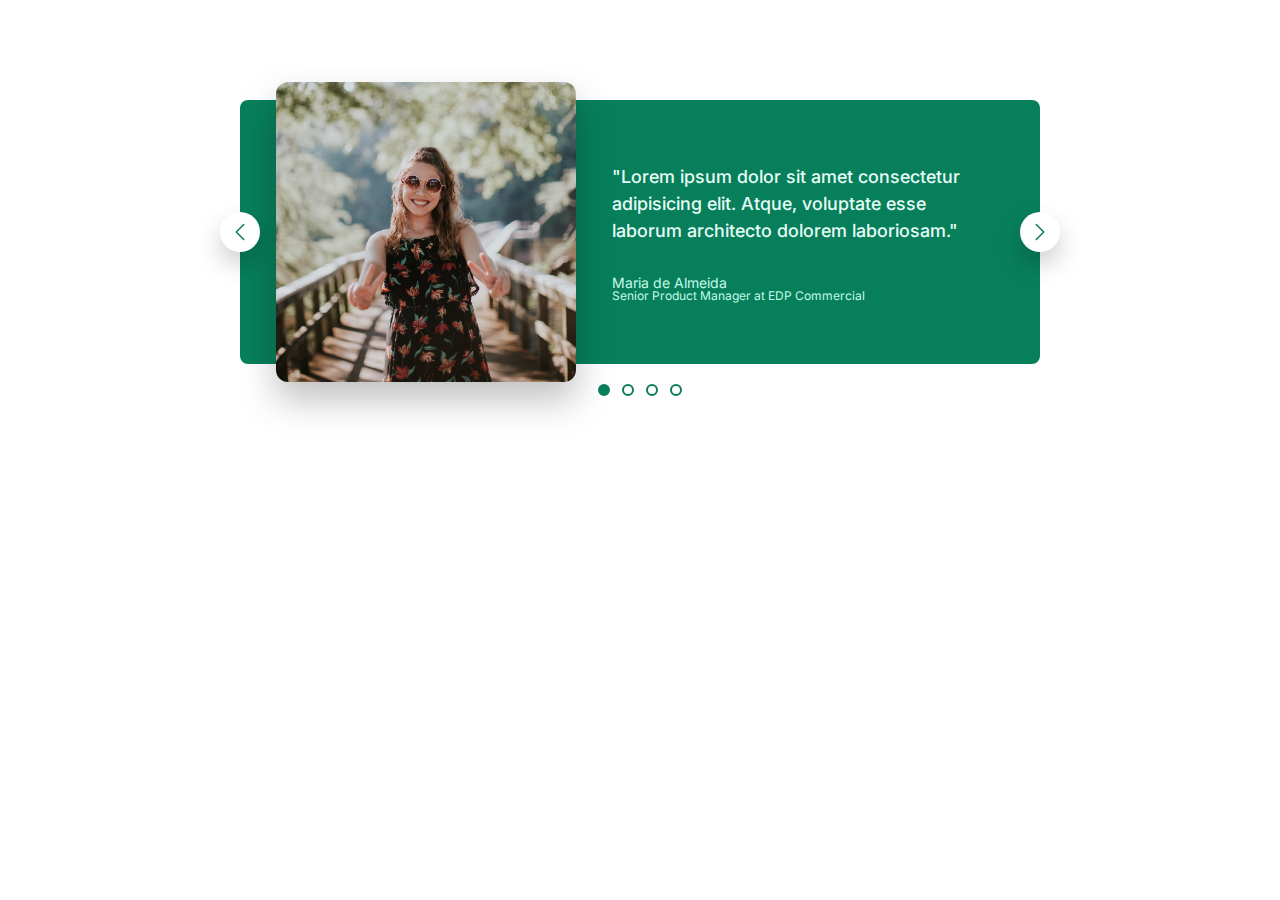
<file: 06-Components/02-carousel.html>
<!DOCTYPE html>
<html lang="en">
  <head>
    <meta charset="UTF-8" />
    <meta name="viewport" content="width=device-width, initial-scale=1.0" />
    <title>Carousel Component</title>
    <!-- GOOGLE FONT SELECTED -->
    <link rel="preconnect" href="https://fonts.googleapis.com" />
    <link rel="preconnect" href="https://fonts.gstatic.com" crossorigin />
    <link
      href="https://fonts.googleapis.com/css2?family=Inter:wght@400;500;700&display=swap"
      rel="stylesheet"
    />
    <style>
      /*
SPACING SYSTEM (px)
2 / 4 / 8 / 12 / 16 / 24 / 32 / 48 / 64 / 80 / 96 / 128

FONT SIZE SYSTEM (px)
10 / 12 / 14 / 16 / 18 / 20 / 24 / 30 / 36 / 44 / 52 / 62 / 74 / 86 / 98

https://github.com/rogueassassin11/repeat.git

MAIN COLOR: #087f5b;
GREY COLOR: #343a40;


*/

      * {
        margin: 0;
        padding: 0;
        box-sizing: border-box;
      }

      /* ------------------------ */
      /* GENERAL STYLES */
      /* ------------------------ */
      body {
        font-family: "Inter", sans-serif;
        color: #343a40;
        line-height: 1;
      }

      .carousel {
        background-color: #087f5b;
        /* padding: 32px;
        padding-left: 86px;
        padding-right: 48px; */
        padding: 32px 48px 32px 86px;
        width: 800px;
        margin: 100px auto;
        border-radius: 8px;
        display: flex;
        align-items: center;
        gap: 86px;
        position: relative;
      }

      img {
        height: 200px;
        border-radius: 8px;
        transform: scale(1.5);
        box-shadow: 0 12px 24px rgba(0, 0, 0, 0.25);
      }

      .testimonial-text {
        font-size: 18px;
        font-weight: 500;
        line-height: 1.5;
        margin-bottom: 32px;
        color: #e6fcf5;
      }
      .testimonial-author {
        font-size: 14px;
        color: #c3fae8;
      }
      .testimonial-job {
        font-size: 12px;
        color: #c3fae8;
      }

      /* CONTROLS */
      .btn {
        background-color: #fff;
        border: none;
        height: 40px;
        width: 40px;
        position: absolute;
        border-radius: 50%;
        display: flex;
        align-items: center;
        justify-content: center;
        box-shadow: 0px 12px 24px rgba(0, 0, 0, 0.2);
        cursor: pointer;
      }

      .btn--left {
        /* in relation to parent element */
        left: 0;
        top: 50%;

        /* In relation to element itself */
        transform: translate(-50%, -50%);
      }

      .btn--right {
        right: 0;
        top: 50%;
        transform: translate(50%, -50%);
      }

      .btn-icon {
        height: 24px;
        width: 24px;
        stroke: #087f5b;
      }

      .dots {
        position: absolute;
        left: 50%;
        bottom: 0;
        transform: translate(-50%, 32px);

        display: flex;
        gap: 12px;
      }

      .dot {
        height: 12px;
        width: 12px;
        background-color: #fff;
        border: 2px solid #087f5b;
        border-radius: 50%;
        cursor: pointer;
      }

      .dot--fill {
        background-color: #087f5b;
      }
    </style>
  </head>
  <body>
    <div class="carousel">
      <img src="maria.jpg" alt="Photo of Maria" />
      <blockquote class="testimonial">
        <p class="testimonial-text">
          "Lorem ipsum dolor sit amet consectetur adipisicing elit. Atque,
          voluptate esse laborum architecto dolorem laboriosam."
        </p>
        <p class="testimonial-author">Maria de Almeida</p>
        <p class="testimonial-job">Senior Product Manager at EDP Commercial</p>
      </blockquote>

      <button class="btn btn--left">
        <svg
          xmlns="http://www.w3.org/2000/svg"
          fill="none"
          viewBox="0 0 24 24"
          stroke-width="1.5"
          stroke="currentColor"
          class="btn-icon"
        >
          <path
            stroke-linecap="round"
            stroke-linejoin="round"
            d="M15.75 19.5L8.25 12l7.5-7.5"
          />
        </svg>
      </button>
      <button class="btn btn--right">
        <svg
          xmlns="http://www.w3.org/2000/svg"
          fill="none"
          viewBox="0 0 24 24"
          stroke-width="1.5"
          stroke="currentColor"
          class="btn-icon"
        >
          <path
            stroke-linecap="round"
            stroke-linejoin="round"
            d="M8.25 4.5l7.5 7.5-7.5 7.5"
          />
        </svg>
      </button>
      <div class="dots">
        <button class="dot dot--fill">&nbsp;</button>
        <button class="dot">&nbsp;</button>
        <button class="dot">&nbsp;</button>
        <button class="dot">&nbsp;</button>
      </div>
    </div>
  </body>
</html>
</file>
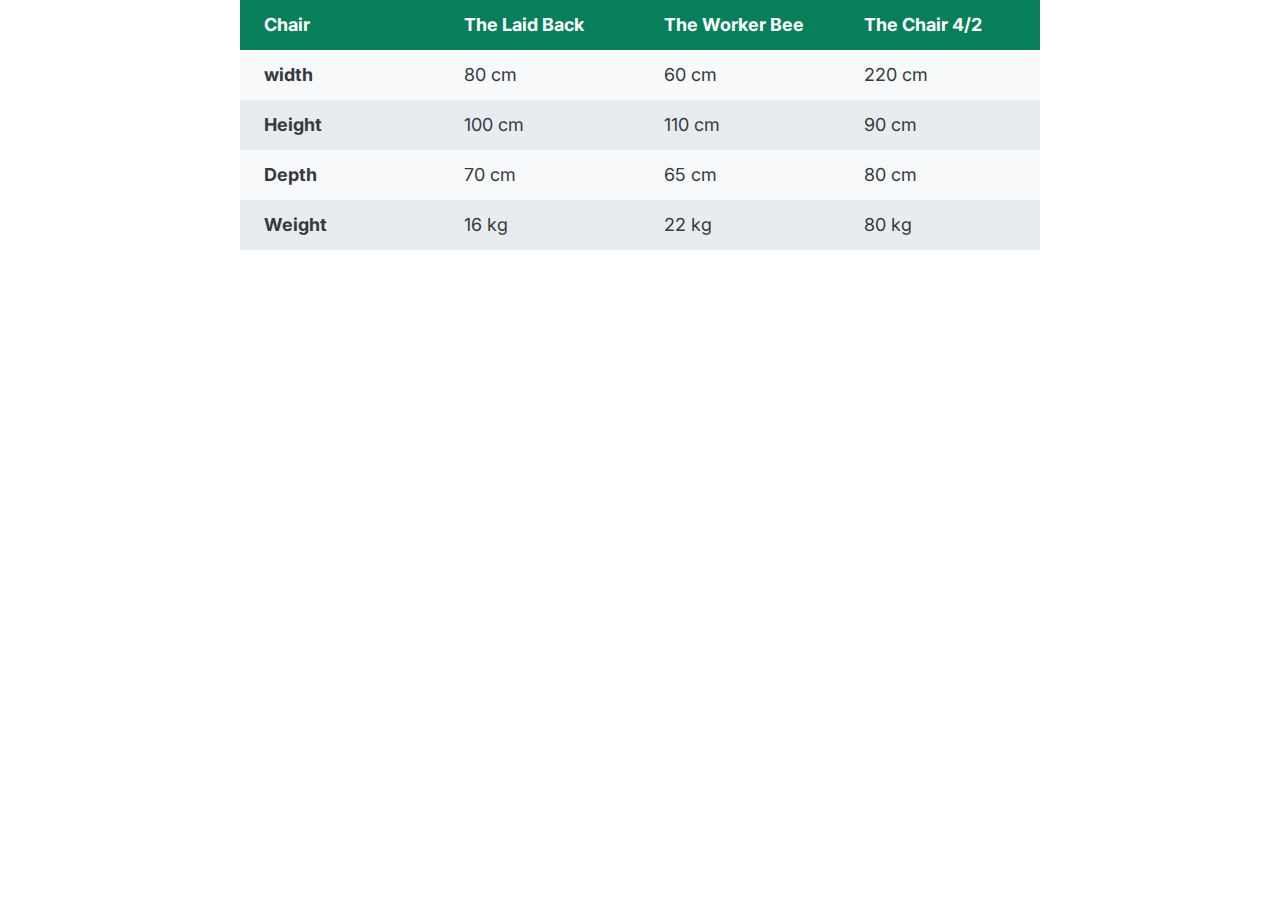
<file: 06-Components/03-table.html>
<!DOCTYPE html>
<html lang="en">
  <head>
    <meta charset="UTF-8" />
    <meta name="viewport" content="width=device-width, initial-scale=1.0" />
    <title>Table Component</title>
    <!-- GOOGLE FONT SELECTED -->
    <link rel="preconnect" href="https://fonts.googleapis.com" />
    <link rel="preconnect" href="https://fonts.gstatic.com" crossorigin />
    <link
      href="https://fonts.googleapis.com/css2?family=Inter:wght@400;500;700&display=swap"
      rel="stylesheet"
    />
    <style>
      /*
      SPACING SYSTEM (px)
      2 / 4 / 8 / 12 / 16 / 24 / 32 / 48 / 64 / 80 / 96 / 128

      FONT SIZE SYSTEM (px)
      10 / 12 / 14 / 16 / 18 / 20 / 24 / 30 / 36 / 44 / 52 / 62 / 74 / 86 / 98

      https://github.com/rogueassassin11/repeat.git

      MAIN COLOR: #087f5b;
      GREY COLOR: #343a40;


      */

      * {
        margin: 0;
        padding: 0;
        box-sizing: border-box;
      }

      /* ------------------------ */
      /* GENERAL STYLES */
      /* ------------------------ */
      body {
        font-family: "Inter", sans-serif;
        color: #343a40;
        line-height: 1;
        display: flex;
        justify-content: center;
      }

      table {
        width: 800px;
        /* border: 1px solid #343a40; */
        border-collapse: collapse;
        font-size: 18px;
      }

      th,
      td {
        /* border: 1px solid #343a40; */
        padding: 16px 24px;
        text-align: left;
      }

      thead tr {
        background-color: #087f5b;
        color: #fff;
      }

      thead th {
        width: 25%;
      }

      tbody tr:nth-child(odd) {
        background-color: #f8f9fa;
      }

      tbody tr:nth-child(even) {
        background-color: #e9ecef;
      }
    </style>
  </head>
  <body>
    <table>
      <thead>
        <tr>
          <th>Chair</th>
          <th>The Laid Back</th>
          <th>The Worker Bee</th>
          <th>The Chair 4/2</th>
        </tr>
      </thead>
      <tbody>
        <tr>
          <th>width</th>
          <td>80 cm</td>
          <td>60 cm</td>
          <td>220 cm</td>
        </tr>
        <tr>
          <th>Height</th>
          <td>100 cm</td>
          <td>110 cm</td>
          <td>90 cm</td>
        </tr>
        <tr>
          <th>Depth</th>
          <td>70 cm</td>
          <td>65 cm</td>
          <td>80 cm</td>
        </tr>
        <tr>
          <th>Weight</th>
          <td>16 kg</td>
          <td>22 kg</td>
          <td>80 kg</td>
        </tr>
      </tbody>
    </table>
  </body>
</html>
</file>
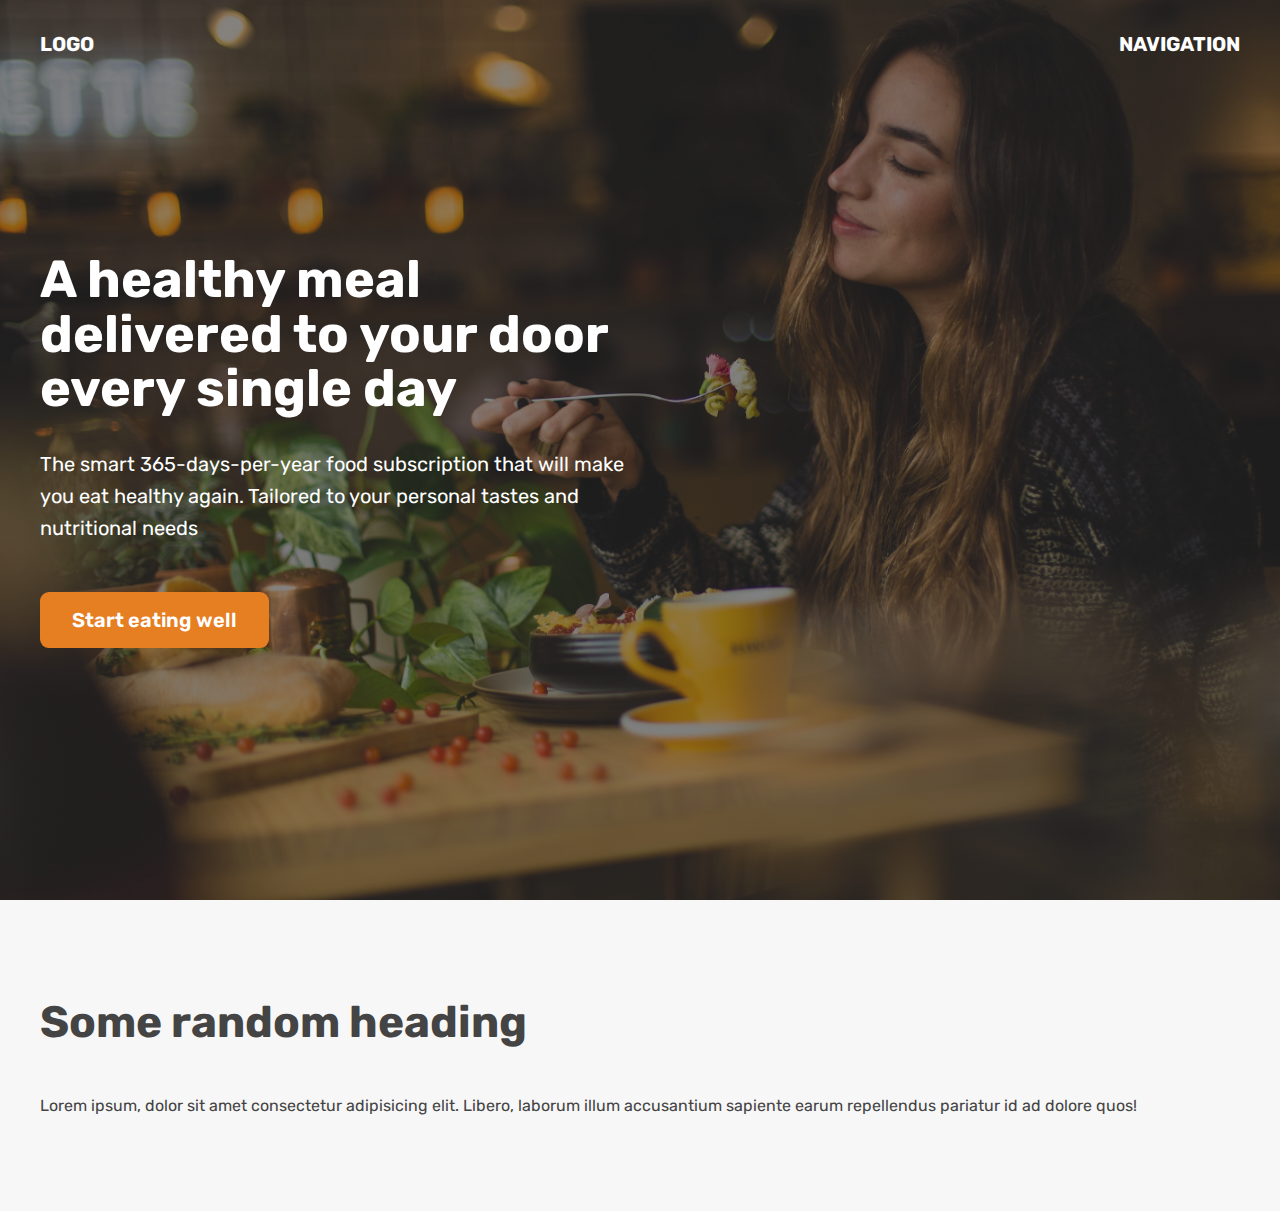
<file: 06-Components/05-hero.html>
<!DOCTYPE html>
<html lang="en">
  <head>
    <meta charset="UTF-8" />
    <meta name="viewport" content="width=device-width, initial-scale=1.0" />
    <link rel="preconnect" href="https://fonts.googleapis.com" />
    <link rel="preconnect" href="https://fonts.gstatic.com" crossorigin />
    <link
      href="https://fonts.googleapis.com/css2?family=Rubik:wght@400;600;700&display=swap"
      rel="stylesheet"
    />

    <title>Omnifood Hero Section</title>
    <style>
      * {
        margin: 0;
        padding: 0;
        box-sizing: border-box;
      }

      html {
        font-family: "Rubik", sans-serif;
        color: #444;
      }

      .container {
        margin: 0 auto;
        width: 1200px;
      }

      header {
        height: 100vh;
        position: relative;
        background-image: linear-gradient(
            rgba(34, 34, 34, 0.5),
            rgba(34, 34, 34, 0.5)
          ),
          url(hero.jpg);
        background-size: cover;
        color: #fff;
      }

      nav {
        font-size: 20px;
        font-weight: 700;
        display: flex;
        justify-content: space-between;
        padding-top: 32px;
      }

      .header-container {
        width: 1200px;
        position: absolute;
        left: 50%;
        top: 50%;
        transform: translate(-50%, -50%);
      }

      .header-container--inner {
        width: 50%;
      }

      h1 {
        font-size: 52px;
        margin-bottom: 32px;
        line-height: 1.05;
      }

      p {
        font-size: 20px;
        line-height: 1.6;
        margin-bottom: 48px;
      }

      .btn:link,
      .btn:visited {
        font-size: 20px;
        font-weight: 600;
        background-color: #e67e22;
        color: #fff;
        text-decoration: none;
        display: inline-block;
        padding: 16px 32px;
        border-radius: 9px;
      }

      h2 {
        font-size: 44px;
        margin-bottom: 48px;
      }

      section {
        padding: 96px 0;
        background-color: #f7f7f7;
      }
    </style>
  </head>
  <body>
    <header>
      <nav class="container">
        <div>LOGO</div>
        <div>NAVIGATION</div>
      </nav>
      <div class="header-container">
        <div class="header-container--inner">
          <h1>A healthy meal delivered to your door every single day</h1>
          <p>
            The smart 365-days-per-year food subscription that will make you eat
            healthy again. Tailored to your personal tastes and nutritional
            needs
          </p>
          <a href="#" class="btn">Start eating well</a>
        </div>
      </div>
    </header>
    <section>
      <div class="container">
        <h2>Some random heading</h2>
        Lorem ipsum, dolor sit amet consectetur adipisicing elit. Libero,
        laborum illum accusantium sapiente earum repellendus pariatur id ad
        dolore quos!
      </div>
    </section>
  </body>
</html>
</file>
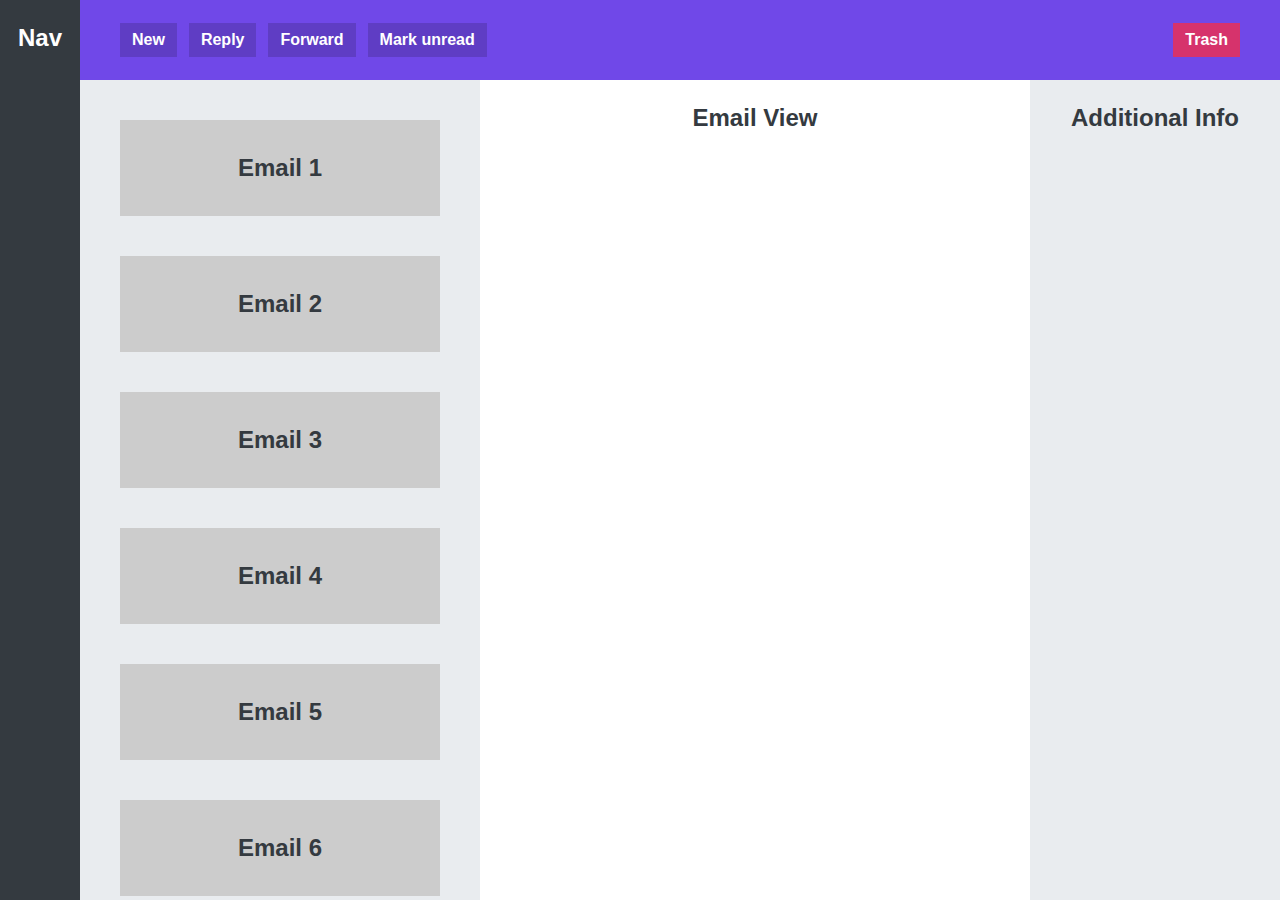
<file: 06-Components/06-app-layout.html>
<!DOCTYPE html>
<html lang="en">
  <head>
    <meta charset="UTF-8" />
    <meta name="viewport" content="width=device-width, initial-scale=1.0" />
    <title>App Layout</title>
    <style>
      * {
        margin: 0;
        padding: 0;
        box-sizing: border-box;
      }

      body {
        font-family: sans-serif;
        color: #343a40;
        font-size: 24px;
        height: 100vh;
        text-align: center;
        font-weight: bold;

        display: grid;
        grid-template-columns: 80px 400px 1fr 250px;
        grid-template-rows: 80px 1fr;
      }

      nav,
      section,
      main,
      aside {
        padding-top: 24px;
      }

      nav {
        background-color: #343a40;
        grid-row: 1/-1;
        color: #fff;
      }

      menu {
        background-color: #7048e8;
        color: #fff;
        grid-column: 2/-1;
        display: flex;
        align-items: center;
        gap: 12px;
        padding: 0 40px;
      }

      button {
        display: inline-block;
        font-weight: bold;
        font-size: 16px;
        background-color: #5f3dc4;
        border: none;
        cursor: pointer;
        color: #fff;
        padding: 8px 12px;
      }

      button:last-child {
        background-color: #d6336c;
        margin-left: auto;
      }

      section {
        background-color: #e9ecef;
        padding: 40px;
        overflow: scroll;

        display: flex;
        flex-direction: column;
        gap: 40px;
      }

      .email {
        background-color: #ccc;
        height: 96px;
        display: flex;
        align-items: center;
        justify-content: center;
        flex-shrink: 0;
      }
      aside {
        background-color: #e9ecef;
      }
    </style>
  </head>
  <body>
    <nav>Nav</nav>
    <menu>
      <button>New</button>
      <button>Reply</button>
      <button>Forward</button>
      <button>Mark unread</button>
      <button>Trash</button>
    </menu>
    <section>
      <div class="email">Email 1</div>
      <div class="email">Email 2</div>
      <div class="email">Email 3</div>
      <div class="email">Email 4</div>
      <div class="email">Email 5</div>
      <div class="email">Email 6</div>
      <div class="email">Email 7</div>
      <div class="email">Email 8</div>
      <div class="email">Email 9</div>
      <div class="email">Email 10</div>
    </section>
    <main>Email View</main>
    <aside>Additional Info</aside>
  </body>
</html>
</file>
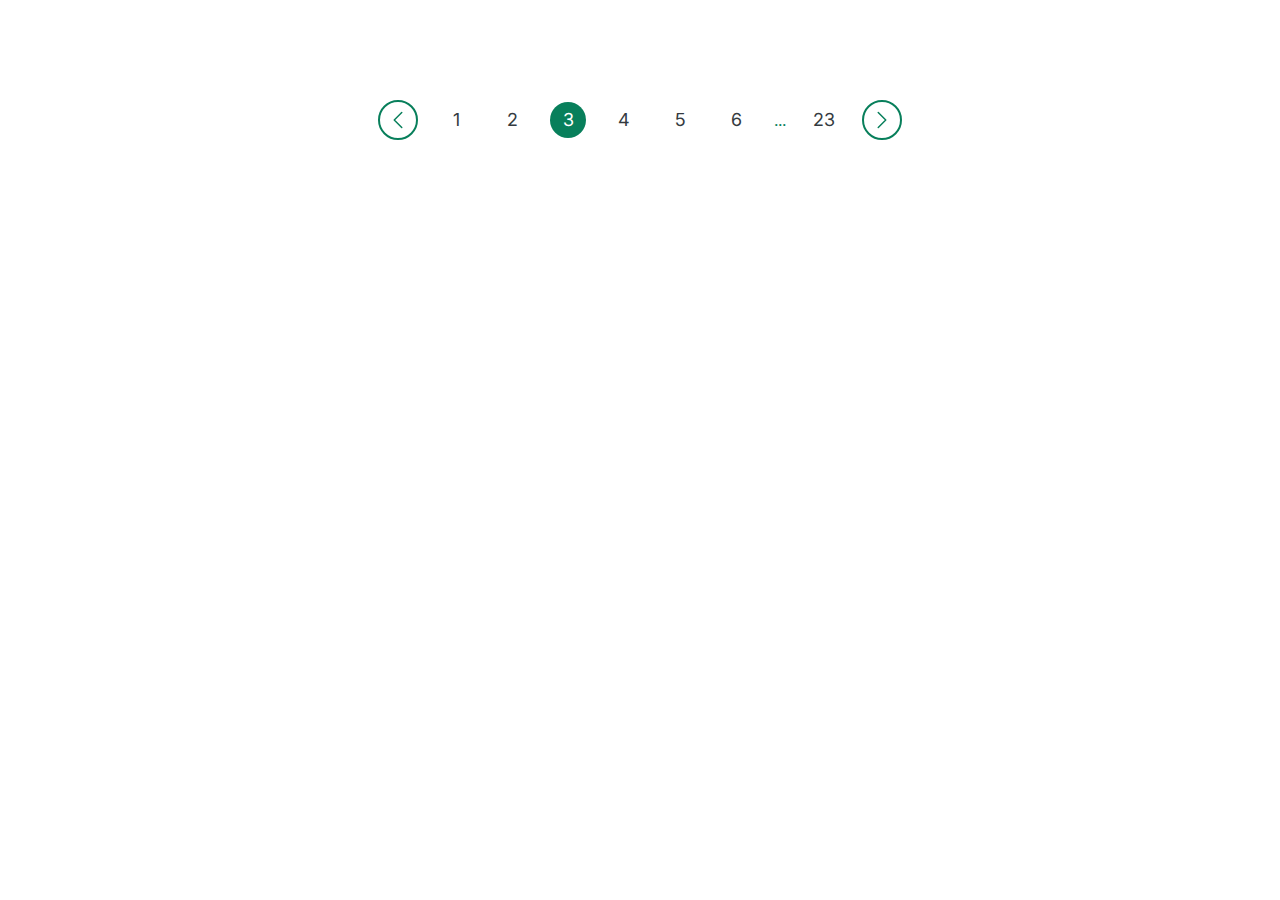
<file: 06-Components/pagination.html>
<!DOCTYPE html>
<html lang="en">
  <head>
    <meta charset="UTF-8" />
    <meta name="viewport" content="width=device-width, initial-scale=1.0" />
    <title>Pagination Component</title>
    <!-- GOOGLE FONT SELECTED -->
    <link rel="preconnect" href="https://fonts.googleapis.com" />
    <link rel="preconnect" href="https://fonts.gstatic.com" crossorigin />
    <link
      href="https://fonts.googleapis.com/css2?family=Inter:wght@400;500;700&display=swap"
      rel="stylesheet"
    />
    <style>
      /*
SPACING SYSTEM (px)
2 / 4 / 8 / 12 / 16 / 24 / 32 / 48 / 64 / 80 / 96 / 128

FONT SIZE SYSTEM (px)
10 / 12 / 14 / 16 / 18 / 20 / 24 / 30 / 36 / 44 / 52 / 62 / 74 / 86 / 98

https://github.com/rogueassassin11/repeat.git

MAIN COLOR: #087f5b;
GREY COLOR: #343a40;


*/

      * {
        margin: 0;
        padding: 0;
        box-sizing: border-box;
      }

      /* ------------------------ */
      /* GENERAL STYLES */
      /* ------------------------ */
      body {
        font-family: "Inter", sans-serif;
        color: #343a40;
        line-height: 1;
        /* display: flex;
        justify-content: center;
        align-items: center; */
      }

      .container {
        width: 800px;
        margin: 100px auto;
        display: flex;
        align-items: center;
        justify-content: center;
        gap: 20px;
      }

      .btn {
        background-color: #fff;
        border: none;
        height: 40px;
        width: 40px;
        border-radius: 50%;
        border: 2px solid #087f5b;
        cursor: pointer;
        background: none;

        display: flex;
        align-items: center;
        justify-content: center;
      }

      .btn:hover,
      .btn:active {
        background-color: #087f5b;
        color: #fff;
      }

      .btn-icon {
        width: 24px;
        height: 24px;
        stroke: #087f5b;
      }

      .btn:hover .btn-icon {
        background-color: #087f5b;
        stroke: #fff;
      }

      .pages:link,
      .pages:visited {
        text-decoration: none;
        font-size: 18px;
        display: inline-block;
        height: 36px;
        width: 36px;
        color: #343a40;
        display: flex;
        align-items: center;
        justify-content: center;
      }

      .pages:hover,
      .pages:active,
      .pages.fill {
        background-color: #087f5b;
        color: #fff;
        border-radius: 50%;
      }

      .pages.fill:hover,
      .pages.fill:active {
        background-color: #fff;
        border: 2px solid #087f5b;
        color: #087f5b;
        border-radius: 50%;
      }

      .dots {
        color: #087f5b;
      }
    </style>
  </head>
  <body>
    <div class="container">
      <button class="btn btn--left">
        <svg
          xmlns="http://www.w3.org/2000/svg"
          fill="none"
          viewBox="0 0 24 24"
          stroke-width="1.5"
          stroke="currentColor"
          class="btn-icon"
        >
          <path
            stroke-linecap="round"
            stroke-linejoin="round"
            d="M15.75 19.5L8.25 12l7.5-7.5"
          />
        </svg>
      </button>
      <a href="#" class="pages">1</a>
      <a href="#" class="pages">2</a>
      <a href="#" class="pages fill">3</a>
      <a href="#" class="pages">4</a>
      <a href="#" class="pages">5</a>
      <a href="#" class="pages">6</a>
      <span class="dots">...</span>
      <a href="#" class="pages">23</a>
      <button class="btn btn--right">
        <svg
          xmlns="http://www.w3.org/2000/svg"
          fill="none"
          viewBox="0 0 24 24"
          stroke-width="1.5"
          stroke="currentColor"
          class="btn-icon"
        >
          <path
            stroke-linecap="round"
            stroke-linejoin="round"
            d="M8.25 4.5l7.5 7.5-7.5 7.5"
          />
        </svg>
      </button>
    </div>
  </body>
</html>
</file>
<file: style.css>
/*
This is the CSS for The Code Magazine HTML Funamentals
***Not all styles get inherited. Mostly only the styles related to text


*/

* {
  /* universal selector applies to all elements */
  margin: 0;
  padding: 0;
  box-sizing: border-box;
}

/* PAGE SECTIONS */

body {
  color: #444;
  font-family: sans-serif;
  border-top: 10px solid #1098ad;
  position: relative;
}

.container {
  width: 1200px;
  margin: 0 auto;
  position: relative;
}

nav {
  font-size: 18px;
}

article {
  /* margin-bottom: 60px; */
}

.main-header {
  background-color: #f7f7f7;
  padding: 20px 40px;
  /* margin-bottom: 60px; */
  /* height: 80px; */
}

.post-header {
  margin-bottom: 40px;
}

aside {
  background-color: #f7f7f7;
  border-top: 5px solid #1098ad;
  border-bottom: 5px solid #1098ad;
  padding: 50px 40px;
}

/* SMALLER ELEMENTS */

h1,
h2,
h3 {
  color: #1098ad;
}

h1 {
  font-size: 26px;
  text-transform: uppercase;
  font-style: italic;
}

h2 {
  font-size: 40px;
  margin-bottom: 60px;
  position: relative;
}

h3 {
  font-size: 30px;
  margin-bottom: 20px;
  margin-top: 40px;
}

h4 {
  font-size: 20px;
  text-transform: uppercase;
  text-align: center;
  margin-bottom: 30px;
}

p {
  font-size: 22px;
  margin-bottom: 15px;
  line-height: 1.5;
}

ul,
ol {
  margin-left: 50px;
  margin-bottom: 20px;
}

li {
  font-size: 20px;
  margin-bottom: 10px;
}

li:last-child {
  margin-bottom: 0;
}

/* footer p {
  font-size: 16px;
} */

#author {
  font-style: italic;
}

#copyright {
  font-size: 16px;
}

.related-author {
  font-size: 18px;
  font-weight: bold;
}

.related {
  list-style: none;
  margin-left: 0;
}

li:first-child {
  font-weight: bold;
}

li:last-child {
  font-style: italic;
}

/* li:nth-child(2) {
  /* color: red; 
}*/

/* article p:last-child {
  color: red;
} */

/* Styling links - LVHA order */
a:link {
  color: #1098ad;
  text-decoration: none;
}

a:visited {
  color: #1098ad;
}

a:hover {
  color: orangered;
  font-weight: bold;
  text-decoration: underline wavy orangered;
}

a:active {
  background-color: blue;
  font-style: italic;
}

.post-img {
  width: 100%;
  height: auto;
}

/* Resolving conflict */
/* #copyright {
  color: red;
}
.copyright {
  color: blue;
}

.text {
  color: yellow;
}

footer p {
  color: green !important;
} */

nav a:link {
  margin-right: 30px;
  display: inline-block;
}

nav a:link:last-child {
  margin-right: 0;
}

button {
  font-size: 22px;
  padding: 20px;
  cursor: pointer;
  position: absolute;
  bottom: 50px;
  right: 50px;
}

/* PSEUDO ELEMENTS */
h1::first-letter {
  font-style: normal;
  margin-right: 5px;
}

/* h3 + p::first-line {
  color: red;
} */

h2::after {
  content: "TOP";
  background-color: #ffe70e;
  font-size: 16px;
  font-weight: bold;
  color: #444;
  display: inline-block;
  padding: 5px 10px;
  position: absolute;
  top: -10px;
  right: -25px;
}

/* USING FLOATS */
/* .author-img {
  float: left;
  margin-bottom: 20px;
}

.author {
  margin-top: 10px;
  margin-left: 20px;
  float: left;
}

h1 {
  float: left;
}

nav {
  float: right;
}

/* .clear {
  clear: both;
} */
/*
.clearfix::after {
  content: "";
  clear: both;
  display: block;
}

article {
  width: 825px;
  float: left;
}

aside {
  width: 300px;
  float: right;
}

footer {
  clear: both;
} */

/* USING FLEXBOX */
.main-header {
  display: flex;
  align-items: center;
  justify-content: space-between;
}

.author-box {
  display: flex;
  align-items: center;
  margin-bottom: 15px;
}

.author {
  margin-bottom: 0;
  margin-left: 15px;
}

.related-post {
  display: flex;
  align-items: center;
  gap: 20px;
  margin-bottom: 30px;
}

.related-link:link {
  font-size: 17px;
  font-weight: bold;
  font-style: normal;
  display: block;
  margin-bottom: 5px;
}

.related-author {
  margin-bottom: 0;
  font-size: 14px;
  font-weight: normal;
  font-style: italic;
}

/* FLEXBOX LAYOUT */
/* .row {
  display: flex;
  gap: 75px;
  margin-bottom: 60px;
  align-items: flex-start;
}

article {
  flex: 1;
  margin-bottom: 0;
}

aside {
  flex: 0 0 300px;
} */

/*CSS GRID LAYOUT */
.container {
  display: grid;
  grid-template-columns: 1fr 300px;
  column-gap: 75px;
  row-gap: 60px;
  align-items: start;
}

.main-header {
  grid-column: 1 / -1;
}

article {
}

aside {
}

footer {
  grid-column: 1 / -1;
}
</file>
<file: 05-Design/style.css>
/*
SPACING SYSTEM (px)
2 / 4 / 8 / 12 / 16 / 24 / 32 / 48 / 64 / 80 / 96 / 128

FONT SIZE SYSTEM (px)
10 / 12 / 14 / 16 / 18 / 20 / 24 / 30 / 36 / 44 / 52 / 62 / 74 / 86 / 98

https://github.com/rogueassassin11/repeat.git

MAIN COLOR: #087f5b;
GREY COLOR: #343a40;


*/

* {
  margin: 0;
  padding: 0;
  box-sizing: border-box;
}

/* ------------------------ */
/* GENERAL STYLES */
/* ------------------------ */
body {
  font-family: "Inter", sans-serif;
  color: #343a40;
  border-bottom: 8px solid #087f5b;
}

.container {
  width: 960px;
  margin: 0 auto;
}

header,
section {
  margin-bottom: 96px;
}

h2 {
  margin-bottom: 48px;
  font-size: 36px;
  letter-spacing: -0.5px;
}

.grid-3-cols {
  display: grid;
  grid-template-columns: repeat(3, 1fr);
  column-gap: 80px;
}

.btn:link,
.btn:visited {
  background-color: #087f5b;
  color: #fff;
  text-decoration: none;
  text-transform: uppercase;
  display: inline-block;
  font-weight: 500;
  border-radius: 100px;
}

.btn:hover,
.btn:active {
  background-color: #099268;
}

.btn--big {
  font-size: 18px;
  padding: 16px 32px;
}

.btn--small {
  font-size: 14px;
  padding: 8px 12px;
}

img {
  border-radius: 12px;
}

/* ------------------------ */
/* COMPONENT STYLES */
/* ------------------------ */

/* HEADER */
header {
  display: grid;
  grid-template-columns: repeat(2, 1fr);
  column-gap: 80px;
  margin-top: 64px;
}

.header-text-box {
  align-self: center;
}

h1 {
  margin-bottom: 32px;
  font-size: 44px;
  line-height: 1.1;
  letter-spacing: -1px;
}

.header-text {
  margin-bottom: 24px;
  font-size: 18px;
  line-height: 1.7;
}

img {
  width: 100%;
}

/* FEATURES */
.features-icon {
  stroke: #087f5b;
  width: 32px;
  height: 32px;
  margin-bottom: 24px;
}

.features-title {
  margin-bottom: 16px;
  font-size: 20px;
}

.features-text {
  font-size: 18px;
  line-height: 1.7;
}

/* TESTIMONIAL */
.testimonial-section {
  background-color: #087f5b;
  color: #fff;
  padding: 24px;
  border-radius: 12px;
}

.testimonial-box {
  grid-column: 2 / -1;
  align-self: center;
}

.testimonial-box h2 {
  margin-bottom: 24px;
  font-size: 24px;
}

.testimonial-text {
  font-style: italic;
  margin-bottom: 24px;
  font-size: 18px;
  line-height: 1.7;
  color: #e6fcf5;
}

.testimonial-author {
  color: #c3fae8;
}

/* CHAIRS */
.chair {
  box-shadow: 0px 20px 30px 0px rgba(0, 0, 0, 0.1);
  border-radius: 12px;
}

.chair img {
  border-bottom-left-radius: 0;
  border-bottom-right-radius: 0;
}

.chair-box {
  padding: 32px;
}

h3 {
  margin-bottom: 24px;
  font-size: 20px;
}

.chair-details {
  list-style: none;
  margin-bottom: 48px;
}

.chair-details li {
  display: flex;
  align-items: center;
  gap: 12px;
  margin-bottom: 16px;
}

.chair-details li:last-child {
  margin-bottom: 0;
}

.chair-icon {
  stroke: #087f5b;
  width: 24px;
  height: 24px;
}

.chair-price {
  display: flex;
  justify-content: space-between;
  font-size: 20px;
  align-items: center;
}

footer {
  margin-bottom: 48px;
  font-size: 14px;
  color: #495057;
}
</file>
<file: 07-Omnifood-Desktop/content/css/style.css>
/*

--- 01 TYPOGRAPHY SYSTEM

FONT SIZE SYSTEM (px)
10 / 12 / 14 / 16 / 18 / 20 / 24 / 30 / 36 / 44 / 52 / 62 / 74 / 86 / 98

- Font weights:

- Line heights:
Default: 1

--- 02 COLORS

- Primary: #e67e22
- Tints:
- Shades:
- Accents
- Greys: #555

--- 05 SHADOWS

--- 06 BORDER-RADIUS

--- 07 WHITESPACE

SPACING SYSTEM (px)
2 / 4 / 8 / 12 / 16 / 24 / 32 / 48 / 64 / 80 / 96 / 128

*/

* {
  padding: 0;
  margin: 0;
  box-sizing: border-box;
}

html {
  /* font-size: 10px;

  To respect user's font-size settings:
  10px / 16px = 0.625 = 62.5% */

  font-size: 62.5%;
}

body {
  font-family: sans-serif;
  line-height: 1;
  font-weight: 400;
  color: #555;
}
</file>
